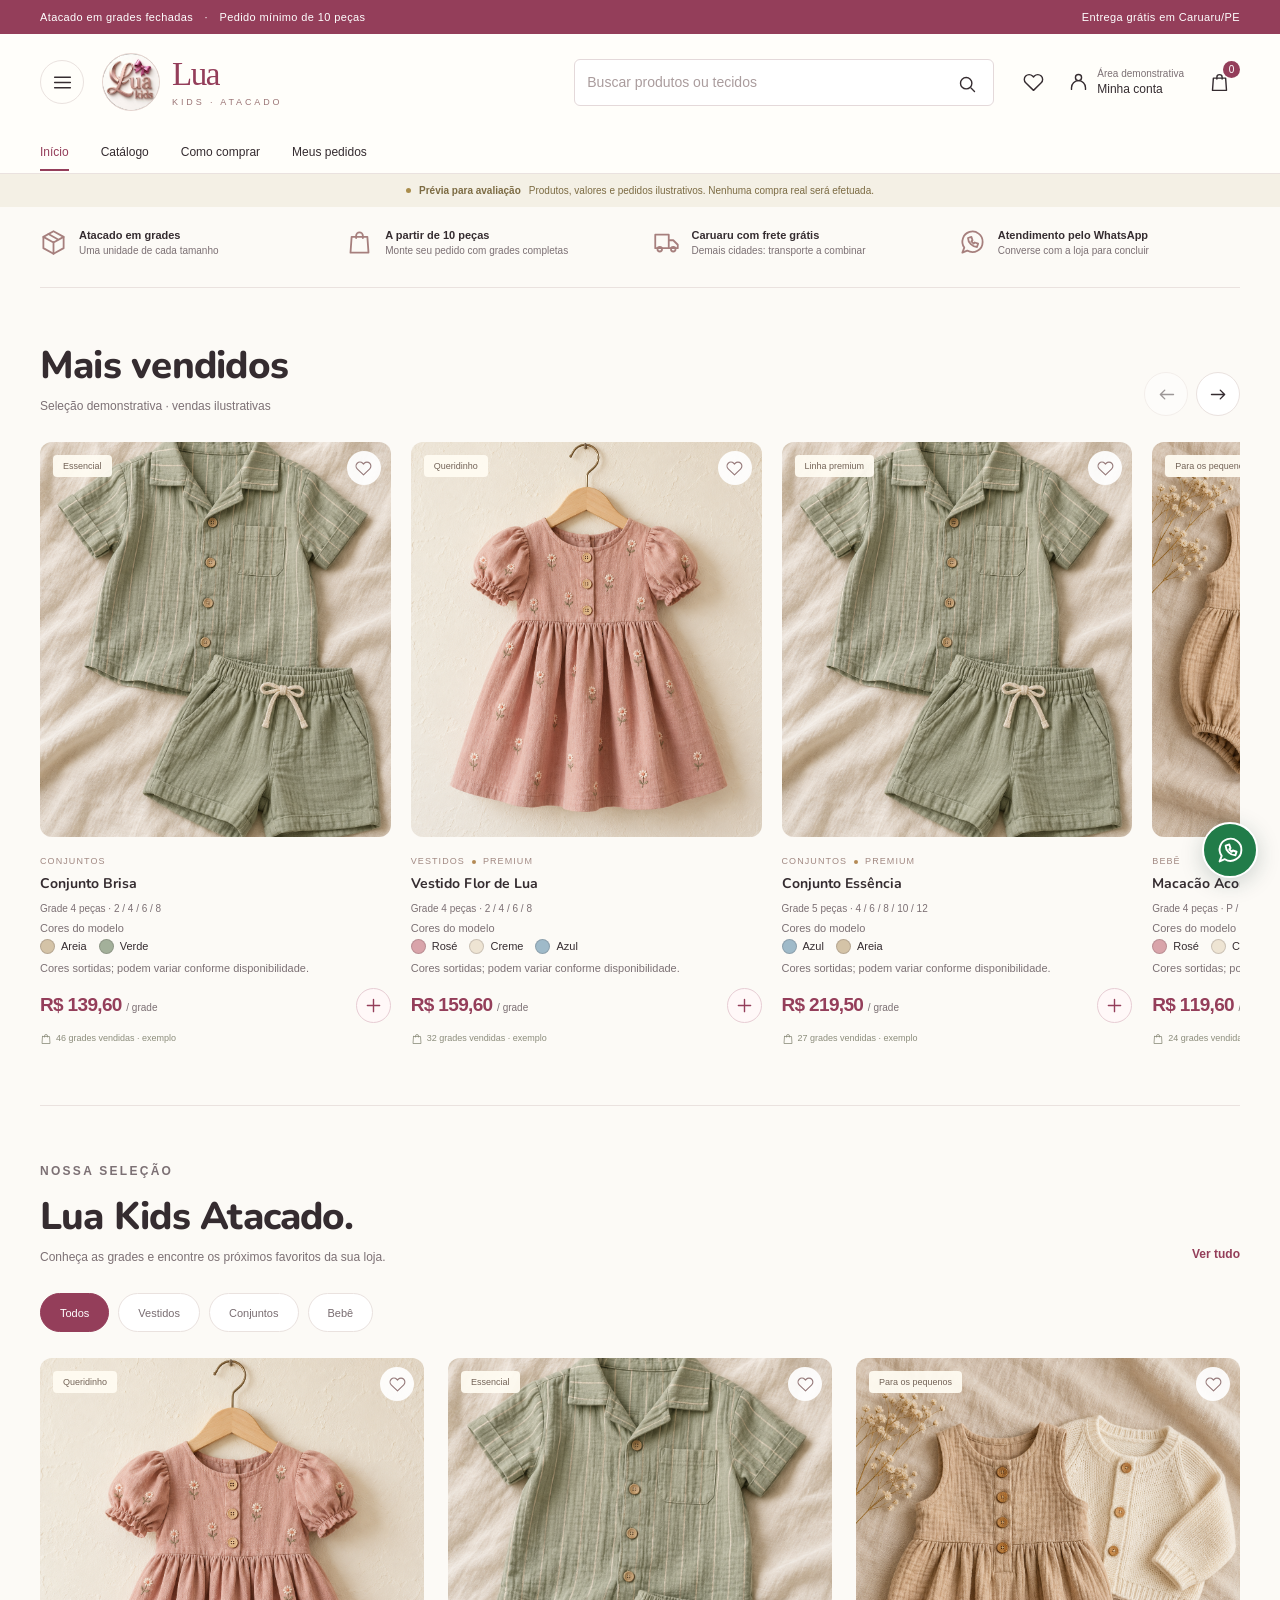
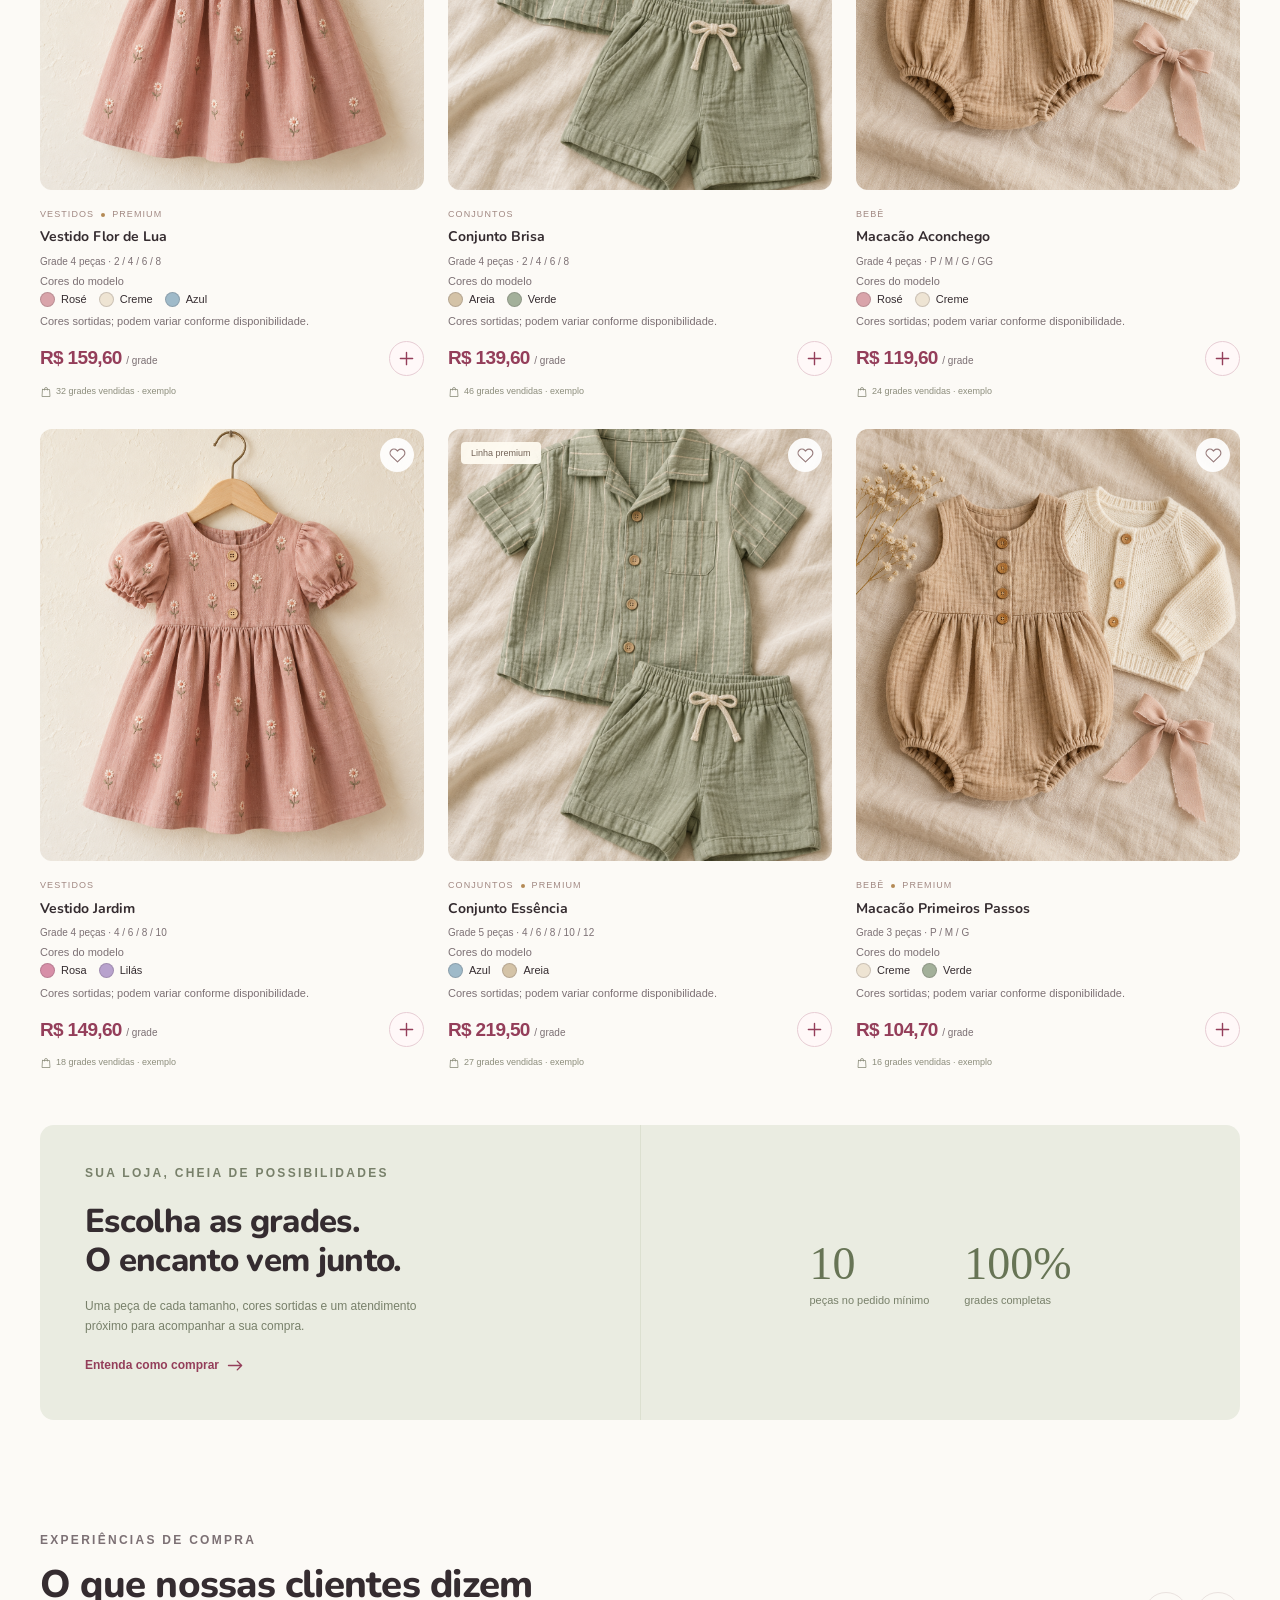
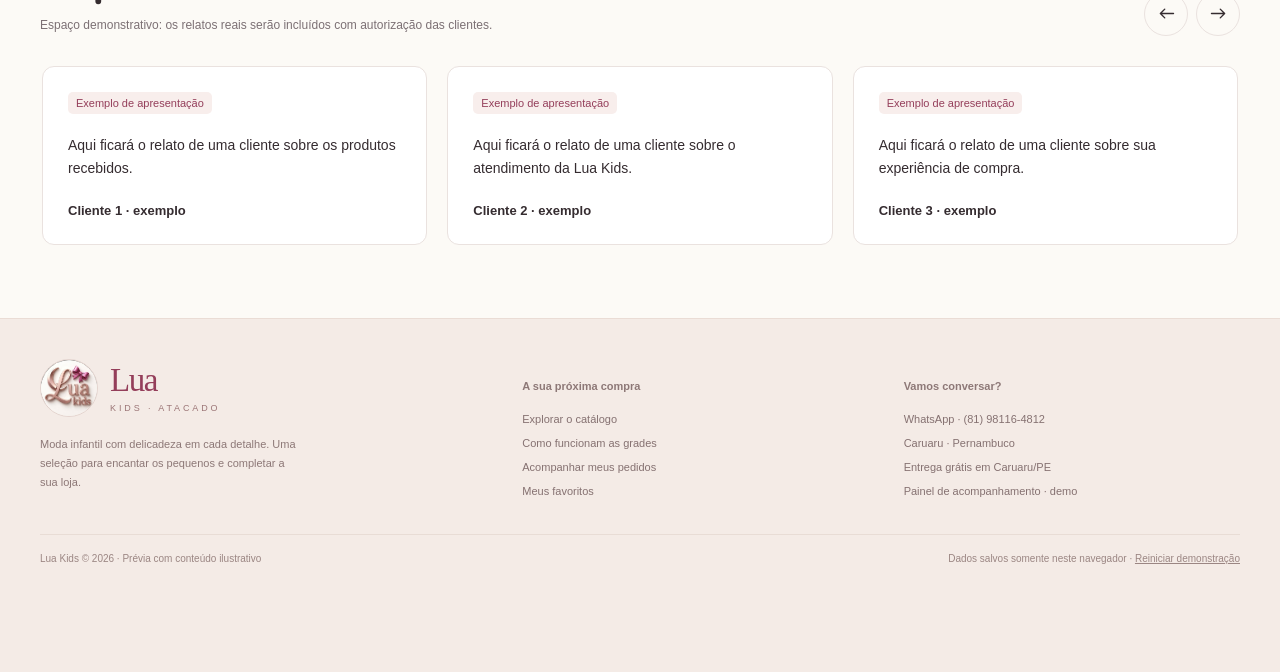
<file: index.html>
<!doctype html>
<html lang="pt-BR">
  <head>
    <meta charset="utf-8" />
    <meta name="viewport" content="width=device-width, initial-scale=1" />
    <meta name="theme-color" content="#943e5a" />
    <meta
      name="description"
      content="Prévia da Lua Kids: moda infantil no atacado, em grades fechadas. Caruaru, Pernambuco."
    />
    <title>Lua Kids · Moda infantil no atacado</title>
    <link rel="icon" type="image/jpeg" href="recursos/imagens/logo-original.jpg" />
    <!-- Antecipa a fonte dos títulos, hospedada junto aos recursos da loja. -->
    <link rel="preload" href="recursos/fontes/nunito-latino.woff2" as="font" type="font/woff2" crossorigin />
    <!-- A ordem preserva a cascata visual da primeira versão. -->
    <link rel="stylesheet" href="estilos/base.css?v=20261028-5" />
    <link rel="stylesheet" href="estilos/estrutura.css?v=20261028-5" />
    <link rel="stylesheet" href="estilos/vitrine.css?v=20261028-9" />
    <link rel="stylesheet" href="estilos/rodape.css?v=20261028-5" />
    <link rel="stylesheet" href="estilos/paginas.css?v=20261028-17" />
    <link rel="stylesheet" href="estilos/responsivo.css?v=20261028-5" />
    <link rel="stylesheet" href="estilos/ajustes-previa.css?v=20261028-18" />
    <!-- defer mantém a ordem: configuração → serviços/componentes → telas → eventos → aplicação. -->
    <!-- Scripts tradicionais permitem continuar abrindo este arquivo diretamente no navegador. -->
    <script defer src="js/configuracao.js?v=20261028-5"></script>
    <script defer src="js/utilitarios.js?v=20261028-5"></script>
    <script defer src="js/dados/demonstracao.js?v=20261028-5"></script>
    <script defer src="js/servicos/armazenamento.js?v=20261028-5"></script>
    <script defer src="js/servicos/contas.js?v=20261028-5"></script>
    <script defer src="js/navegacao.js?v=20261028-5"></script>
    <script defer src="js/componentes/icones.js?v=20261028-5"></script>
    <script defer src="js/componentes/avisos.js?v=20261028-5"></script>
    <script defer src="js/componentes/cores.js?v=20261028-11"></script>
    <script defer src="js/componentes/comuns.js?v=20261028-17"></script>
    <script defer src="js/componentes/dialogos.js?v=20261028-5"></script>
    <script defer src="js/componentes/menu.js?v=20261028-12"></script>
    <script defer src="js/componentes/depoimentos.js?v=20261028-5"></script>
    <script defer src="js/servicos/sacola.js?v=20261028-5"></script>
    <script defer src="js/componentes/estrutura.js?v=20261028-5"></script>
    <script defer src="js/componentes/cartao-produto.js?v=20261028-8"></script>
    <script defer src="js/componentes/mais-vendidos.js?v=20261028-7"></script>
    <script defer src="js/paginas/inicio.js?v=20261028-7"></script>
    <script defer src="js/paginas/catalogo.js?v=20261028-14"></script>
    <script defer src="js/componentes/painel-filtros.js?v=20261028-5"></script>
    <script defer src="js/paginas/produto.js?v=20261028-5"></script>
    <script defer src="js/paginas/sacola.js?v=20261028-11"></script>
    <script defer src="js/servicos/favoritos.js?v=20261028-5"></script>
    <script defer src="js/paginas/favoritos.js?v=20261028-5"></script>
    <script defer src="js/servicos/entrega.js?v=20261028-5"></script>
    <script defer src="js/servicos/pedidos.js?v=20261028-5"></script>
    <script defer src="js/paginas/fechamento.js?v=20261028-18"></script>
    <script defer src="js/servicos/anexos.js?v=20261028-5"></script>
    <script defer src="js/paginas/pedidos.js?v=20261028-17"></script>
    <script defer src="js/paginas/endereco.js?v=20261028-5"></script>
    <script defer src="js/paginas/painel.js?v=20261028-19"></script>
    <script defer src="js/componentes/mensagem-whatsapp.js?v=20261028-5"></script>
    <script defer src="js/paginas/como-comprar.js?v=20261028-5"></script>
    <script defer src="js/eventos.js?v=20261028-19"></script>
    <script defer src="js/aplicacao.js?v=20261028-7"></script>
  </head>
  <body>
    <a class="skip-link" href="#conteudo">Pular para o conteúdo</a>
    <div class="announcement"
      ><span>Atacado em grades fechadas <b>·</b> Pedido mínimo de 10 peças</span
      ><span class="announcement-delivery">Entrega grátis em Caruaru/PE</span></div
    >
    <!-- O componente estrutura.js preenche a marca, a busca e os contadores. -->
    <header class="site-header" id="header"></header>
    <div class="demo-bar"
      ><span class="demo-dot"></span><strong>Prévia para avaliação</strong
      ><span
        >Produtos, valores e pedidos ilustrativos. Nenhuma compra real será efetuada.</span
      ></div
    >
    <!-- aplicacao.js troca somente esta área ao navegar pelas rotas. -->
    <main id="conteudo" tabindex="-1"></main>
    <footer class="site-footer" id="footer"></footer>
    <!-- Diálogos nativos: o navegador controla foco e fechamento pelo teclado. -->
    <dialog id="cart-dialog" class="cart-dialog" aria-labelledby="cart-title"></dialog>
    <dialog id="message-dialog" class="message-dialog" aria-labelledby="message-title"></dialog>
    <dialog
      id="dialogo-aviso"
      class="dialogo-aviso"
      aria-labelledby="titulo-dialogo-aviso"
    ></dialog>
    <dialog id="menu-lateral" class="painel-lateral" aria-labelledby="titulo-menu"></dialog>
    <dialog
      id="painel-filtros"
      class="painel-lateral painel-filtros"
      aria-labelledby="titulo-filtros"
      ><div class="cabecalho-painel"
        ><h2 id="titulo-filtros">Filtrar e ordenar</h2
        ><button class="icon-button" data-action="filtros-fechar" aria-label="Fechar filtros"
          >×</button
        ></div
      ><div class="conteudo-filtros"></div
      ><div class="acoes-filtros"
        ><button class="button secondary" data-action="filtros-limpar">Limpar</button
        ><button class="button" data-action="filtros-aplicar">Aplicar filtros</button></div
      ></dialog
    >
    <a
      id="whatsapp-flutuante"
      class="whatsapp-flutuante"
      aria-label="Falar com a Lua Kids pelo WhatsApp"
      target="_blank"
      rel="noopener noreferrer"
    ></a>
    <div id="toast" class="toast" role="status" aria-live="polite"></div>
    <noscript
      ><p class="container notice"
        >Ative o JavaScript para navegar no catálogo e experimentar o carrinho.</p
      ></noscript
    >
  </body>
</html>
</file>
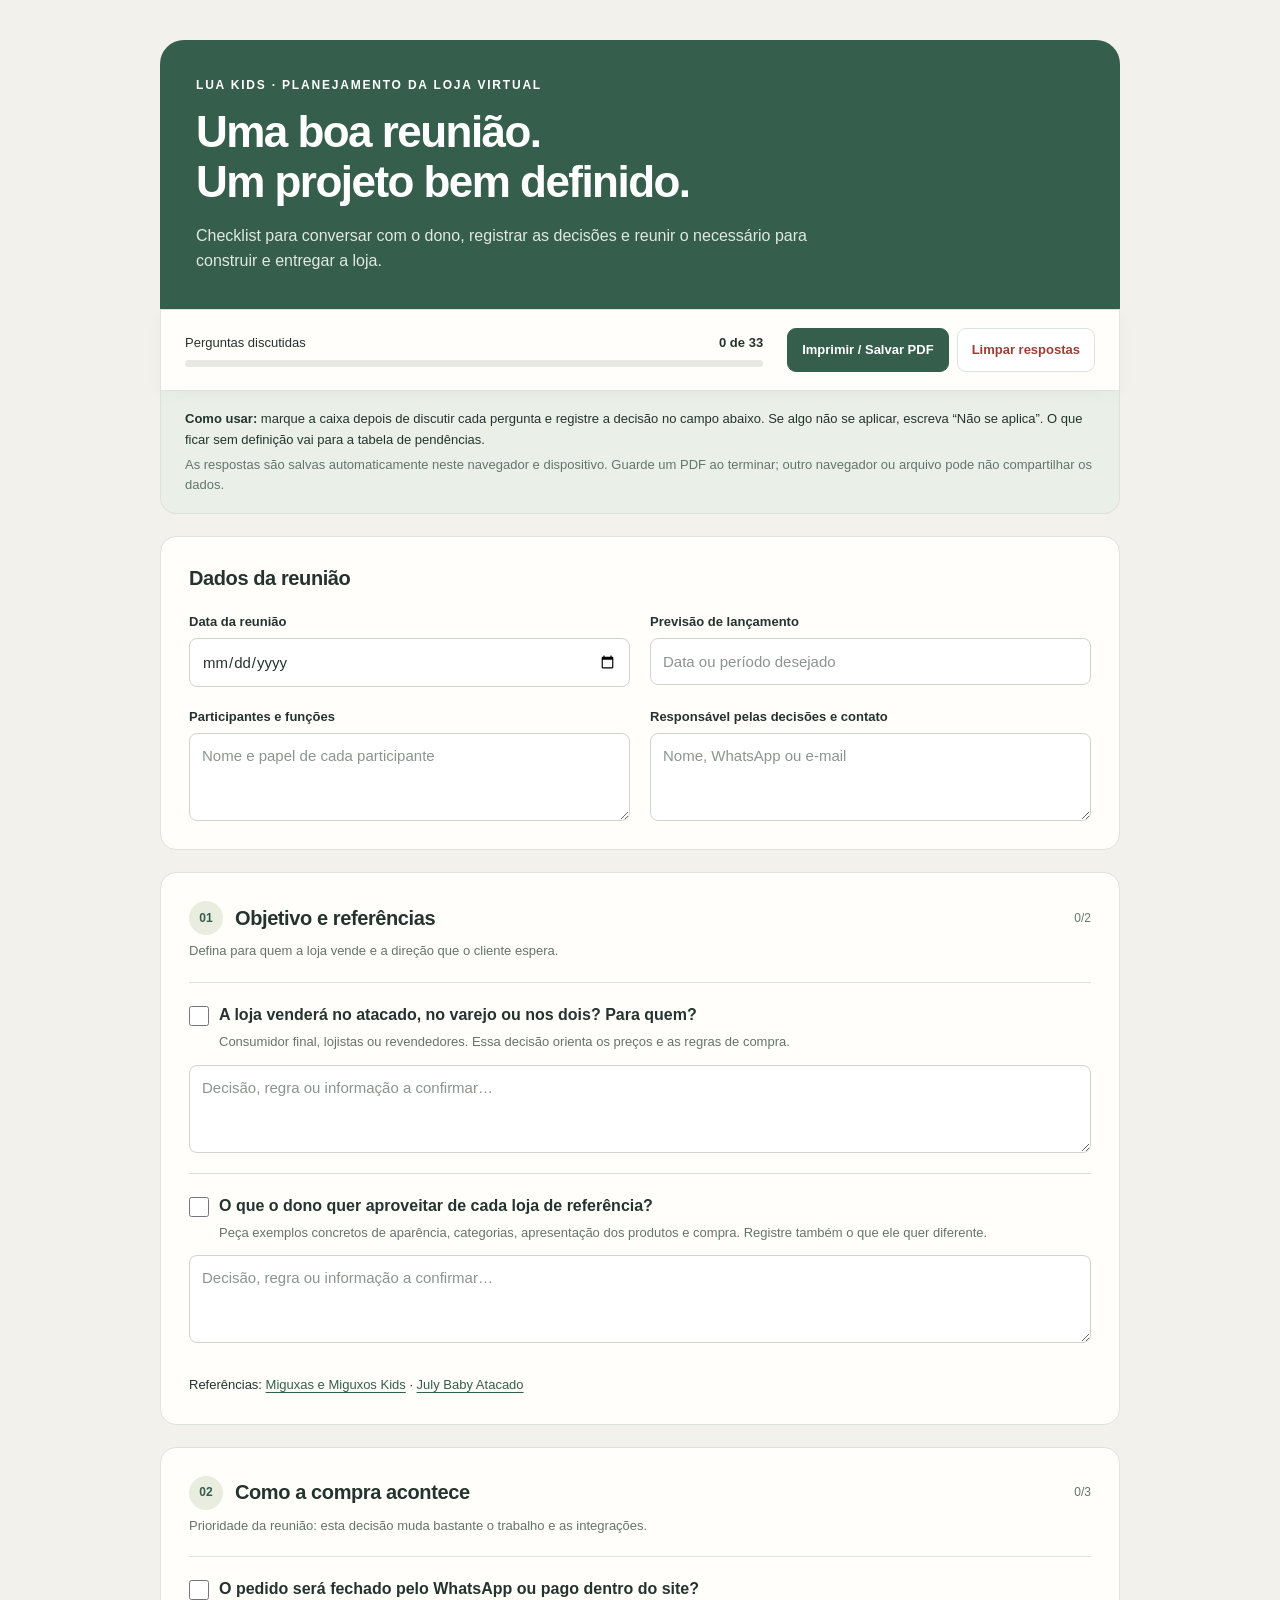
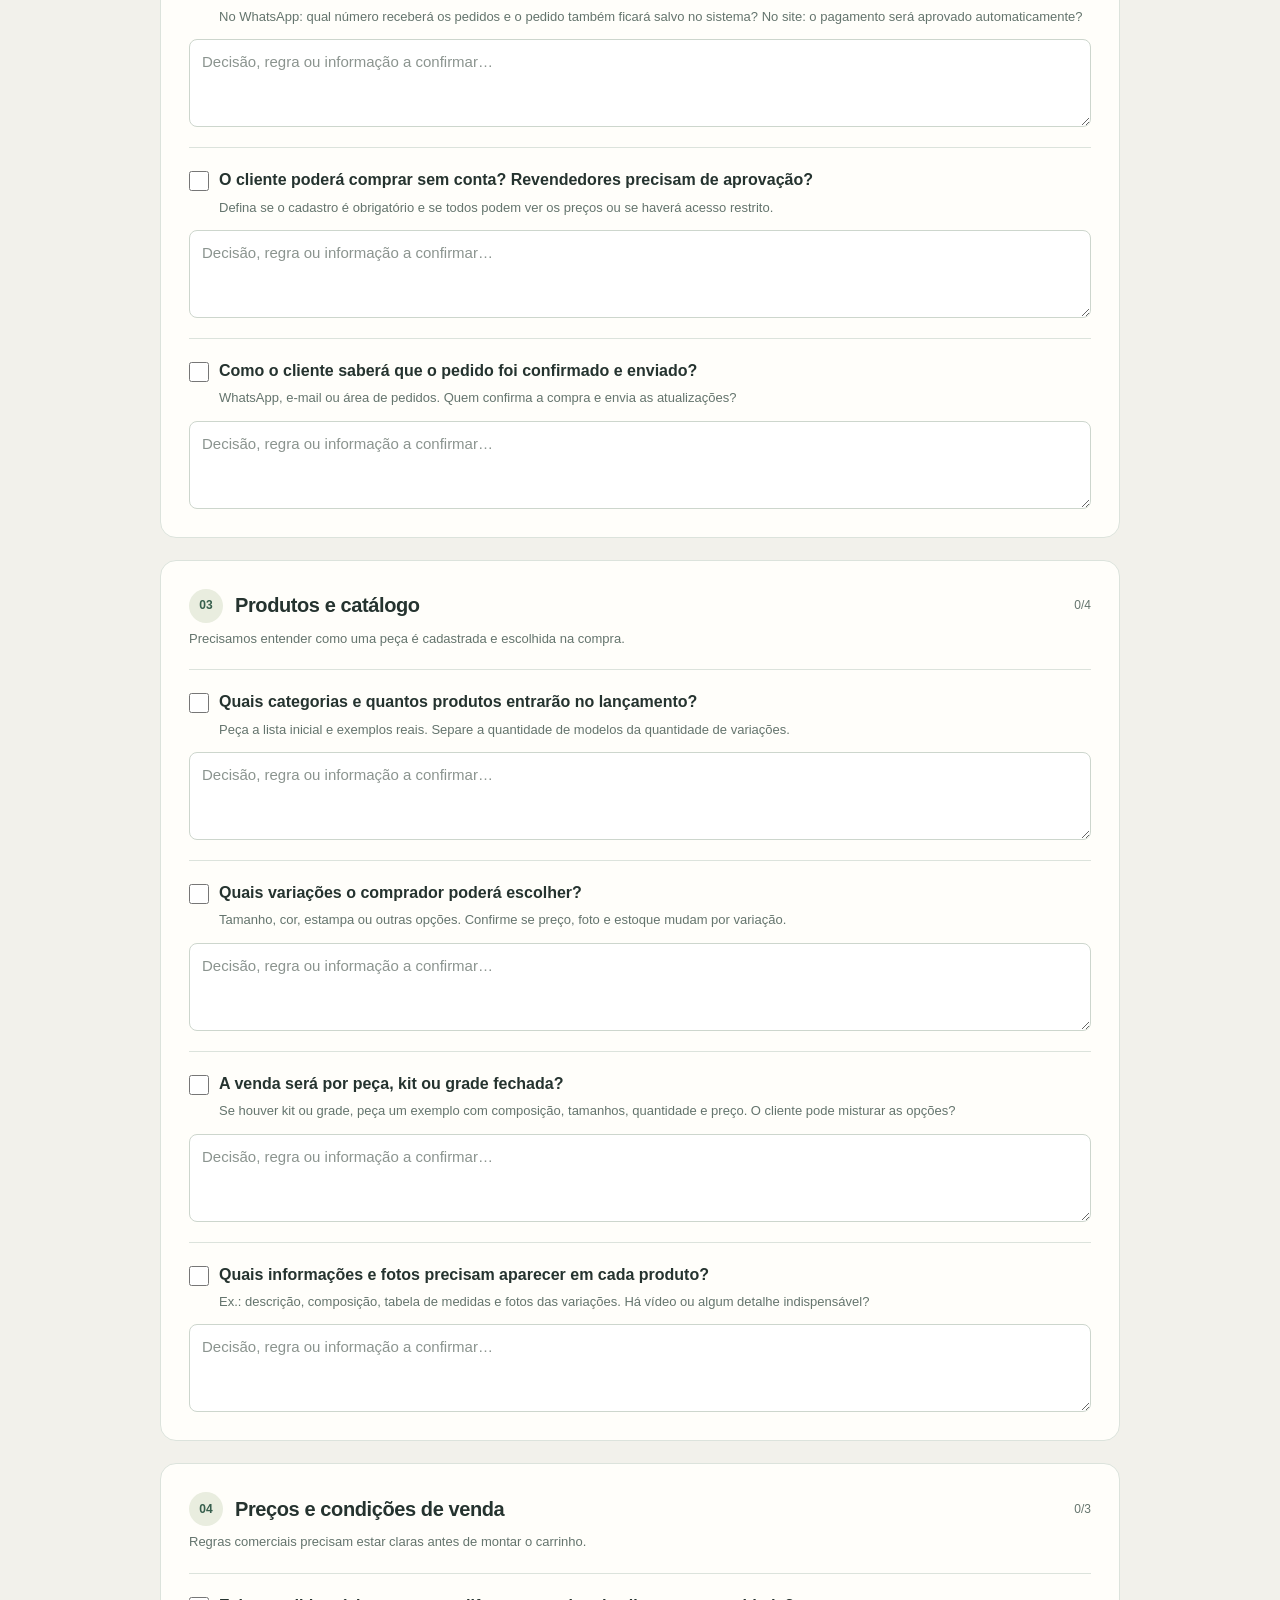
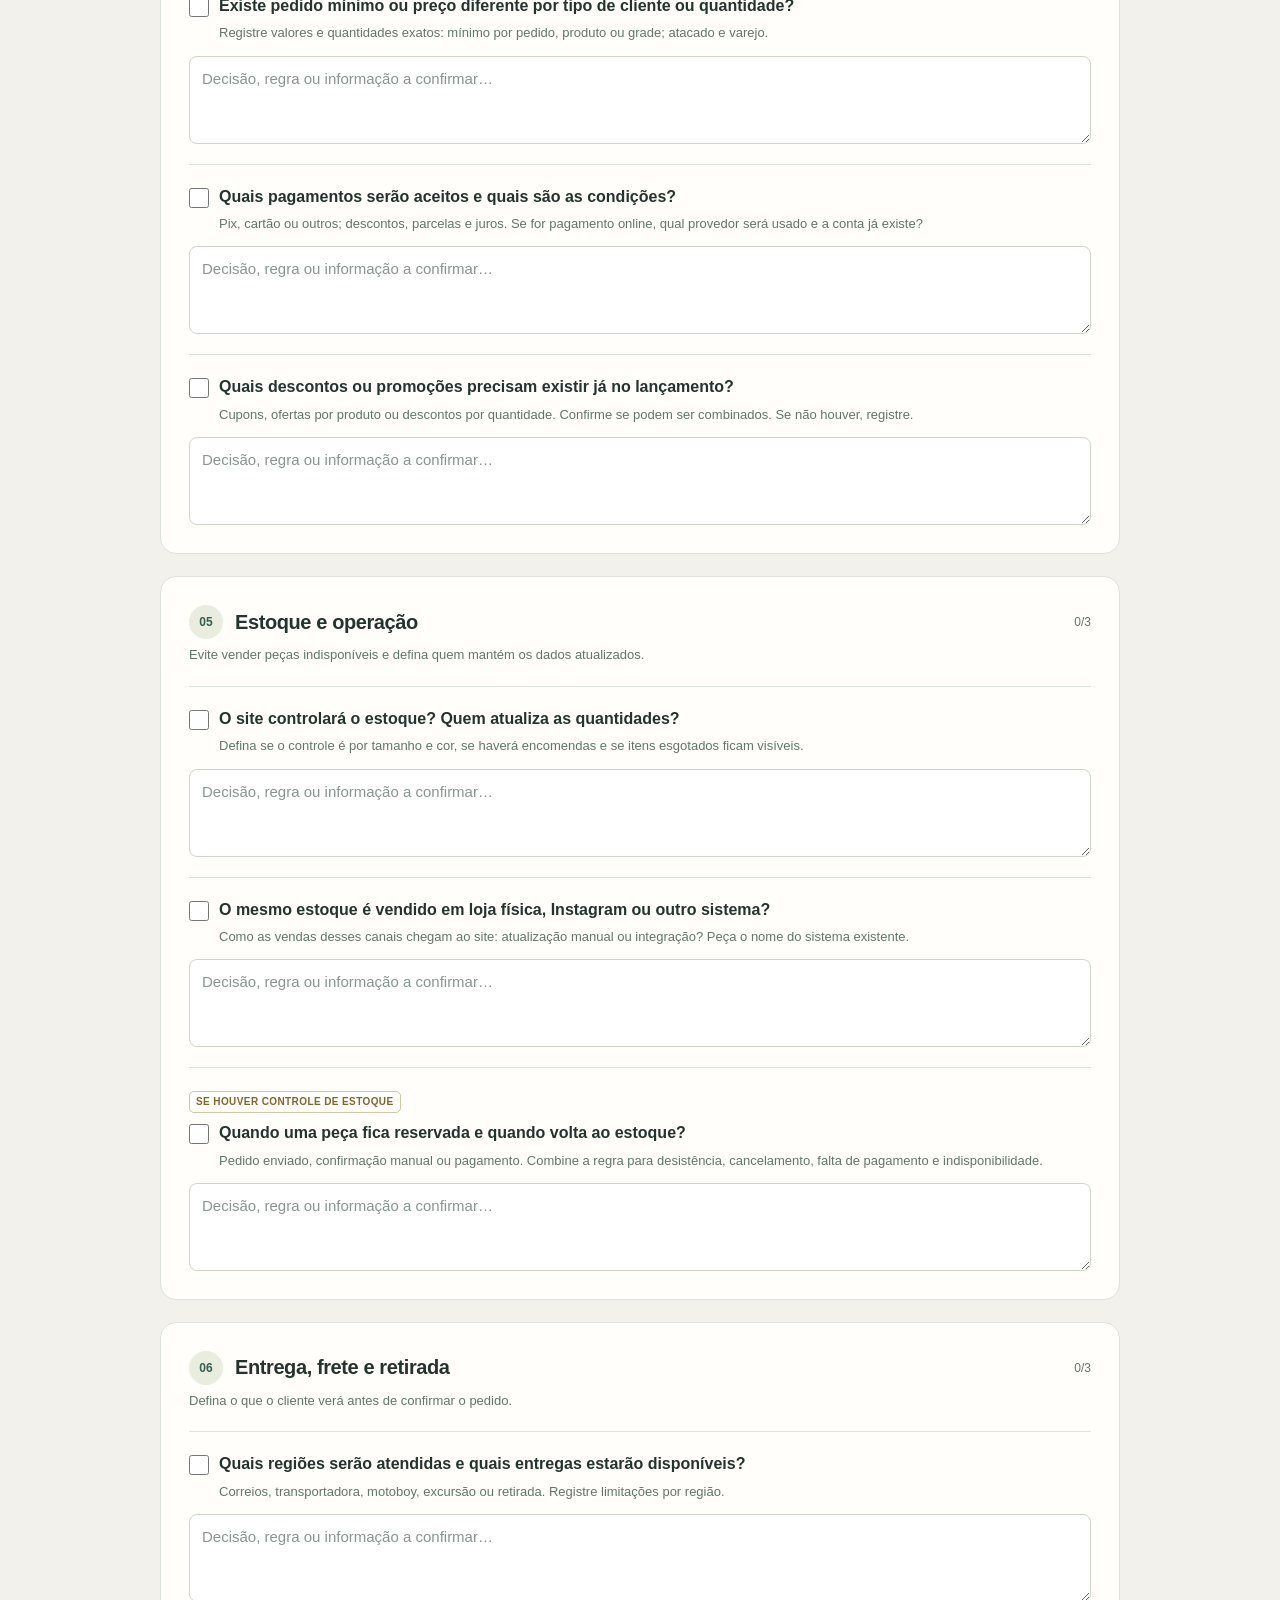
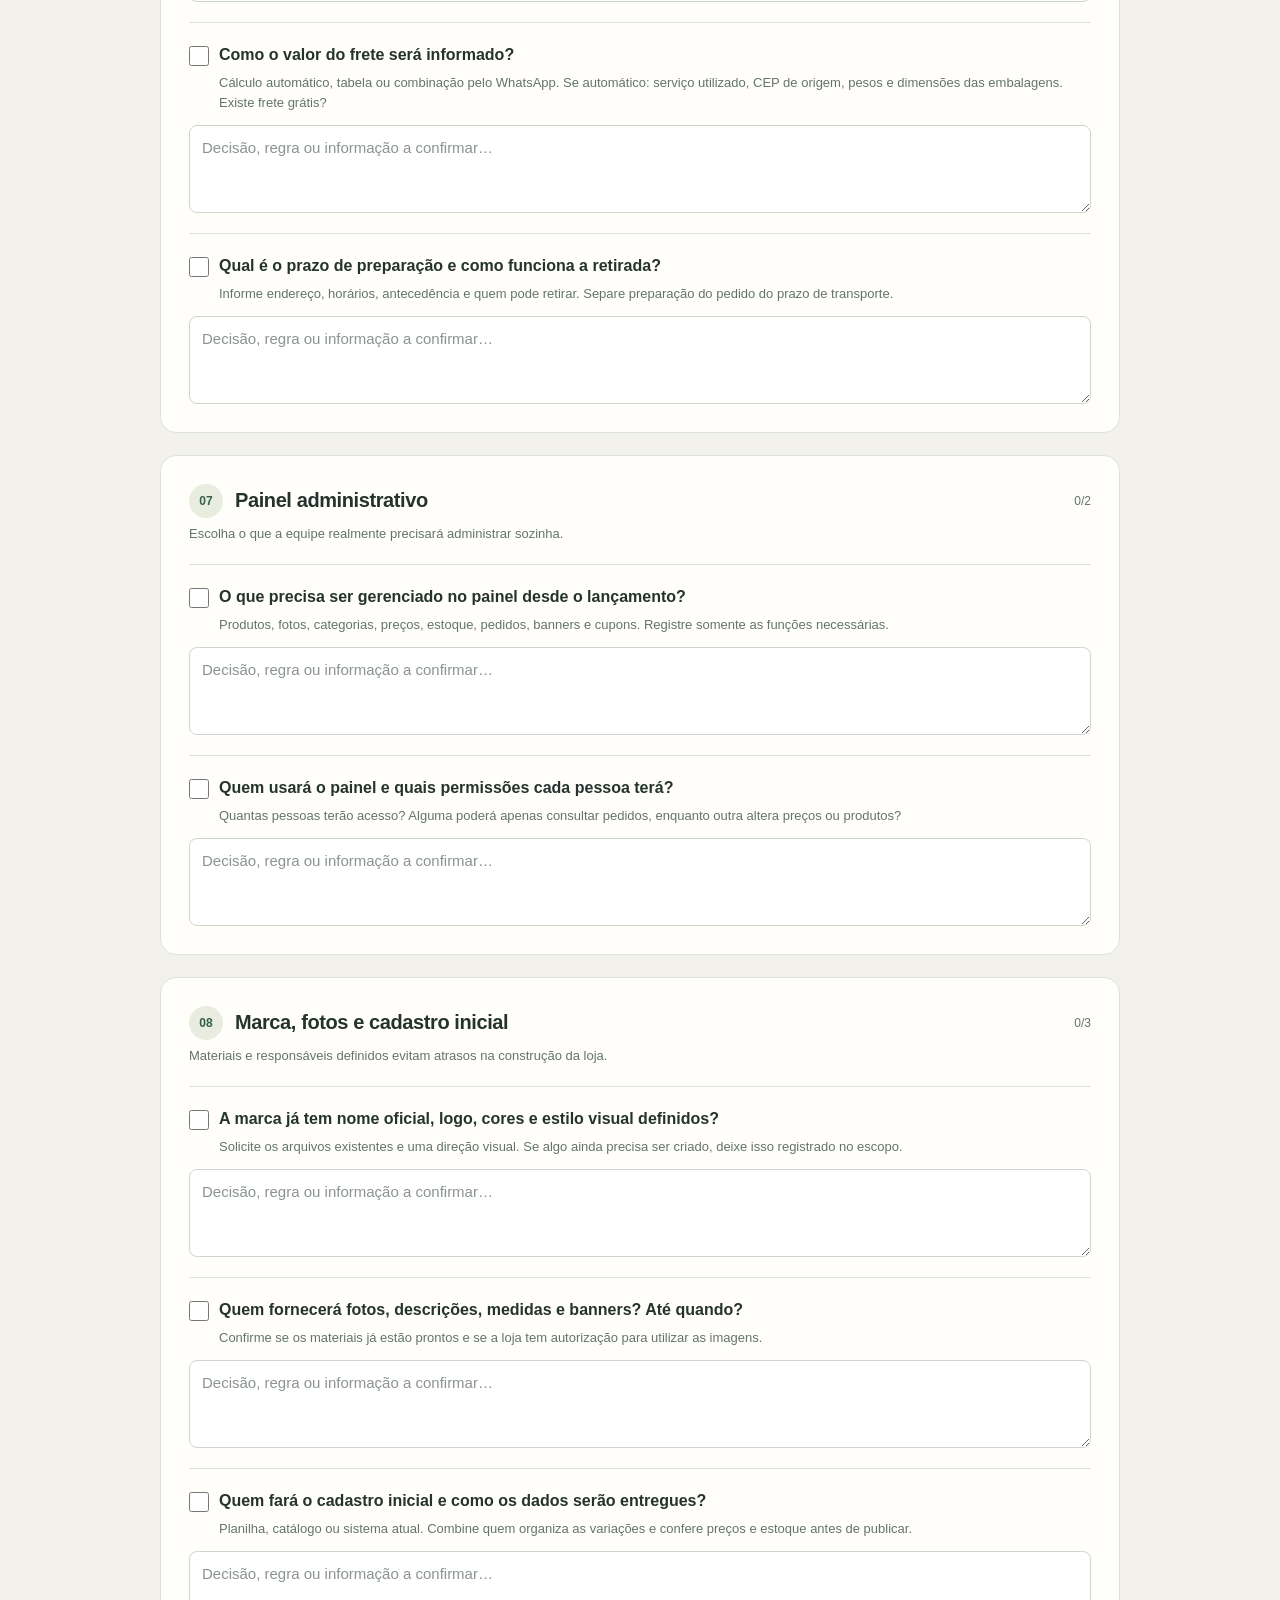
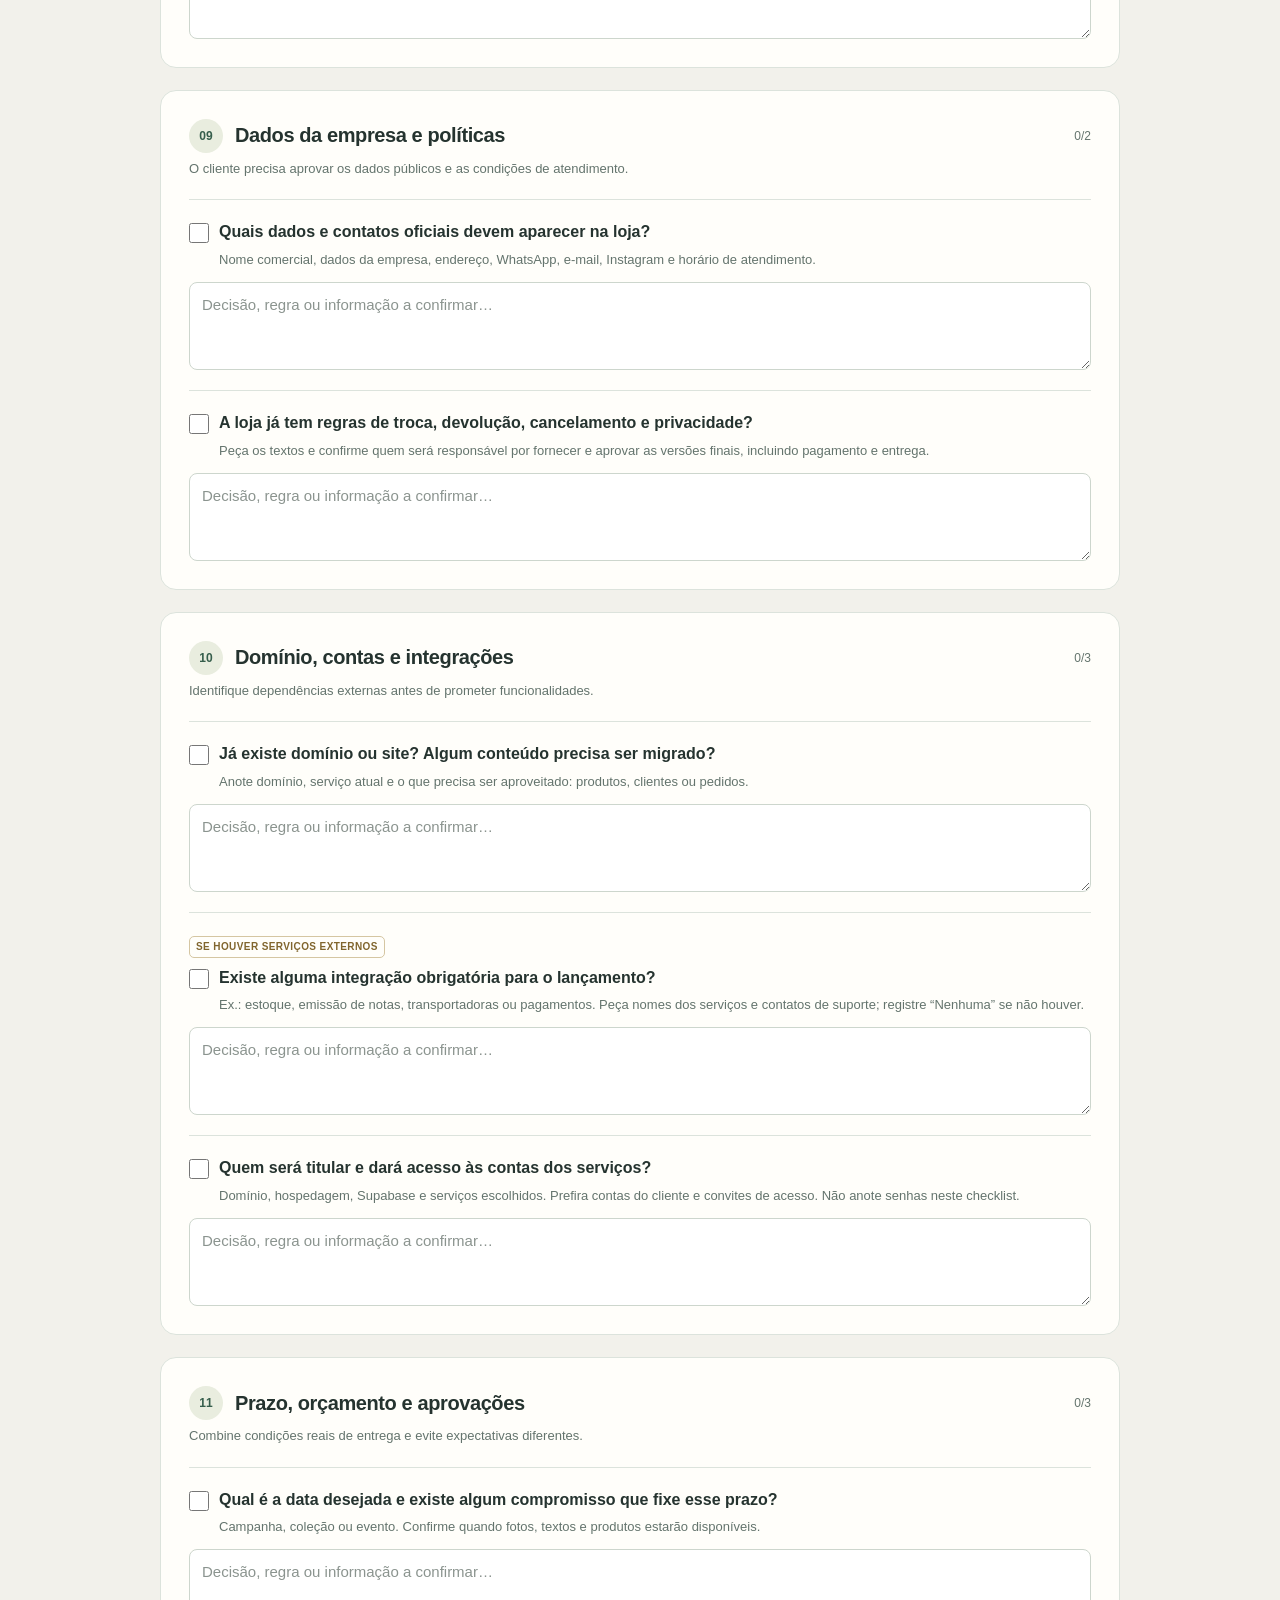
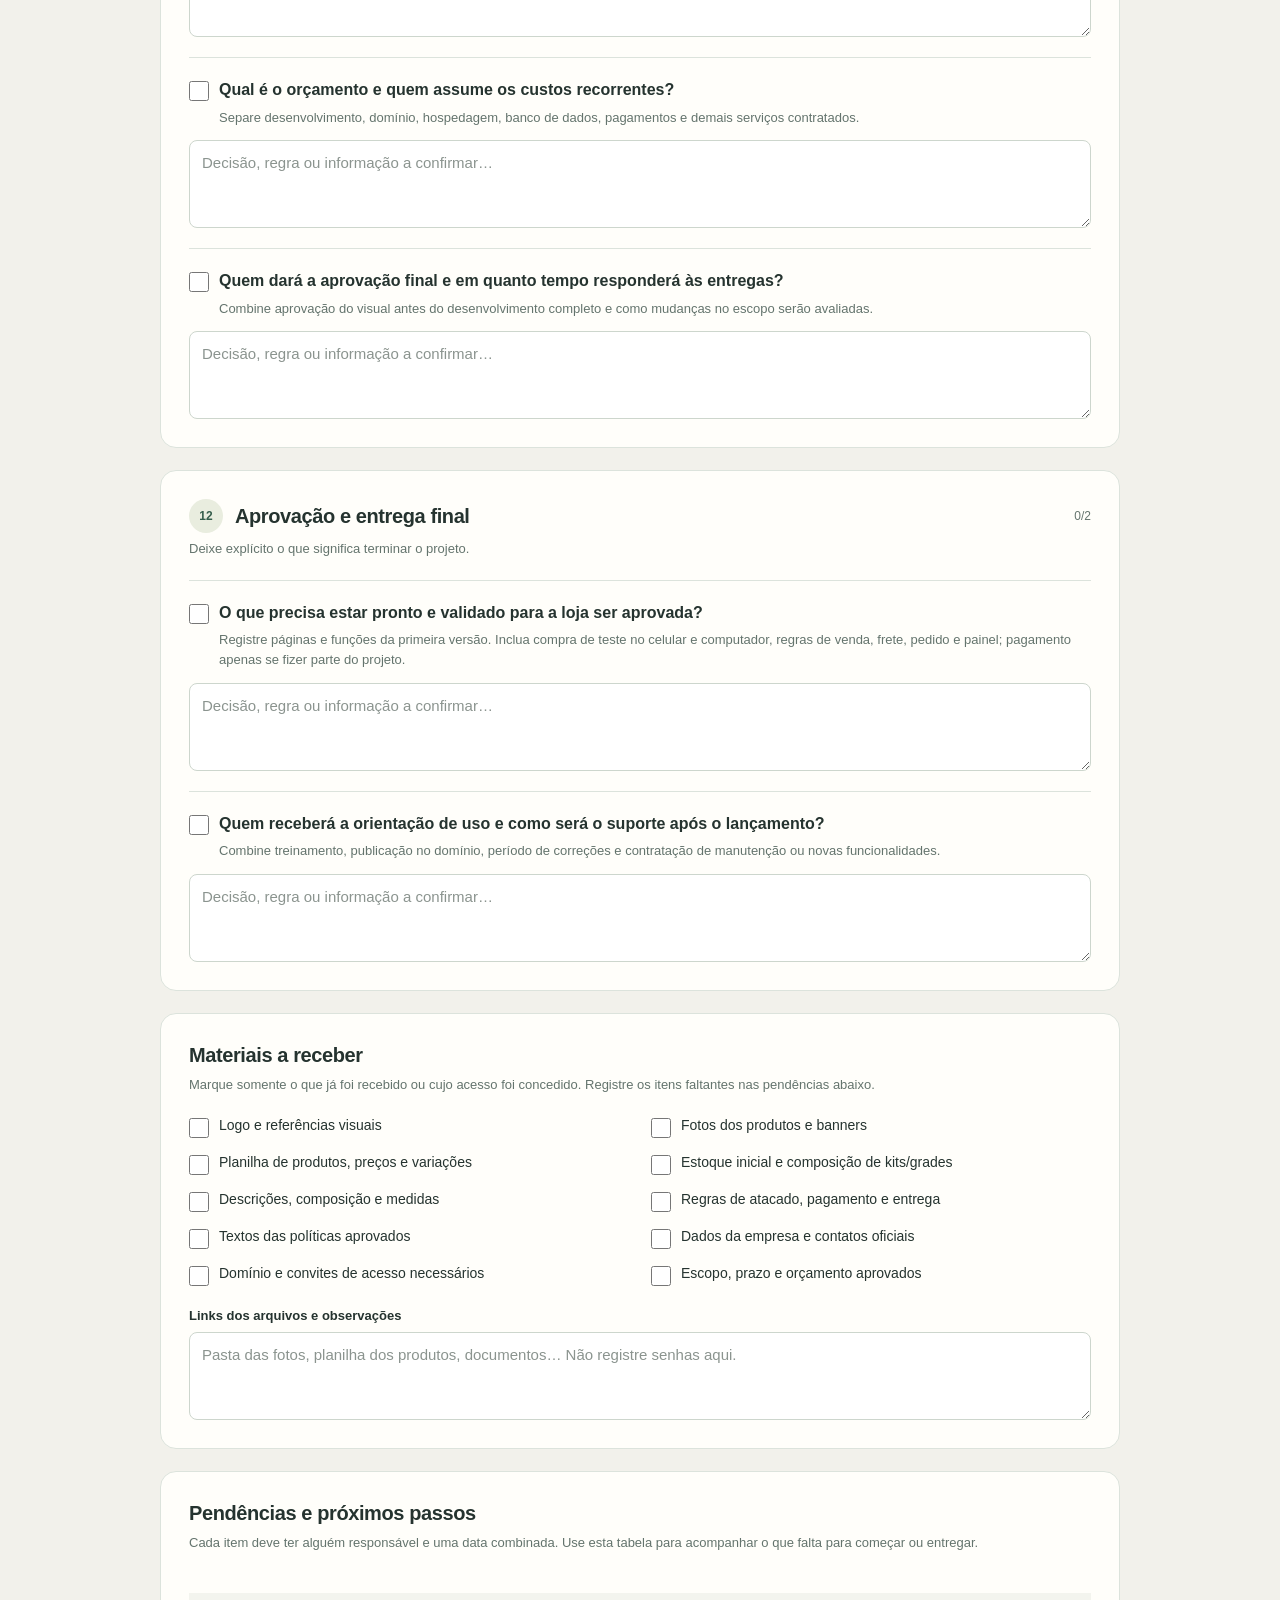
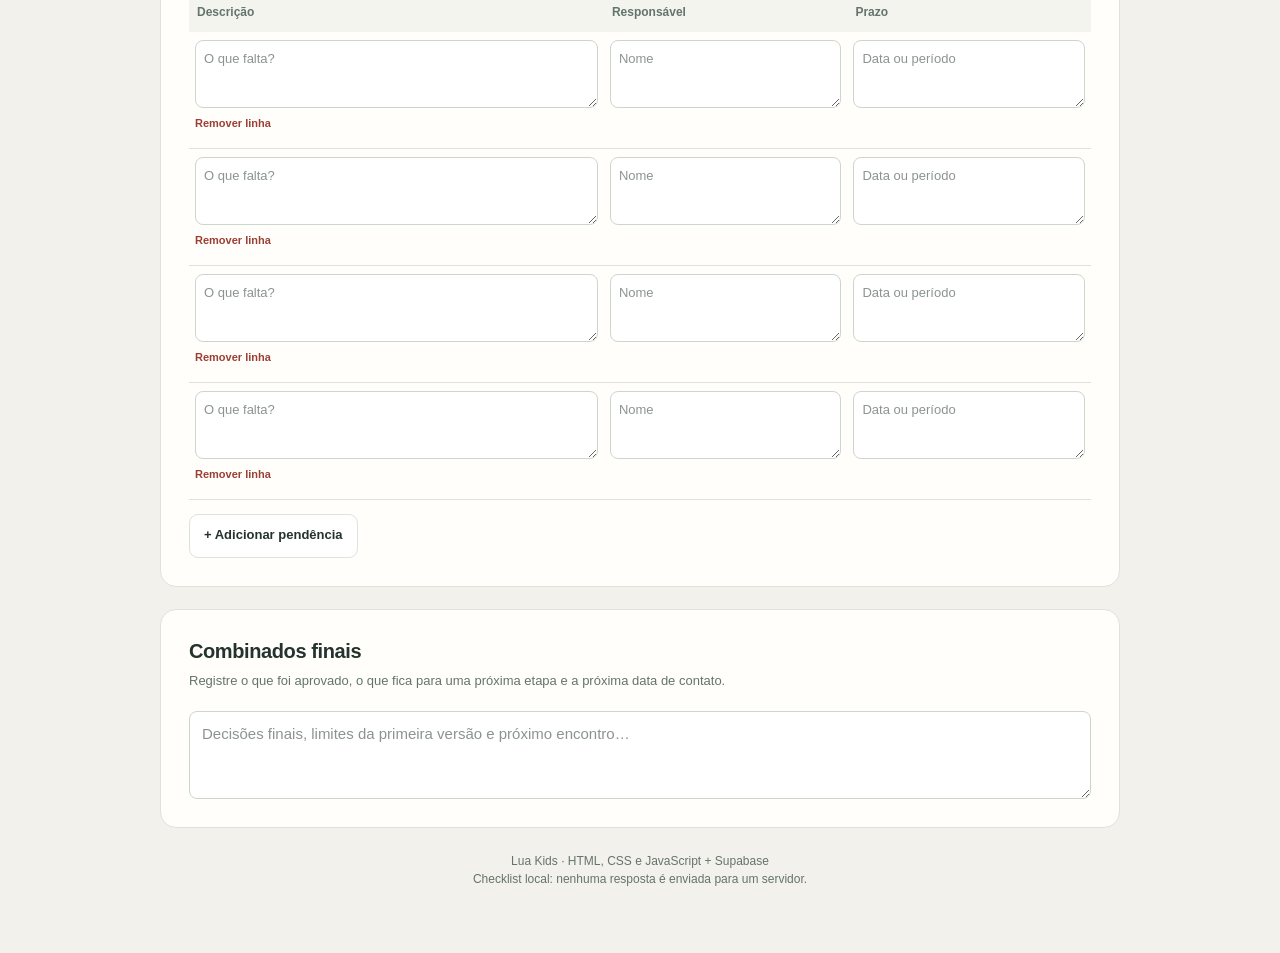
<file: checklist-reuniao.html>
<!DOCTYPE html>
<html lang="pt-BR">
<head>
  <meta charset="UTF-8">
  <meta name="viewport" content="width=device-width, initial-scale=1">
  <meta name="color-scheme" content="light">
  <title>Lua Kids · Checklist de reunião</title>
  <style>
    :root { --ink: #25332f; --muted: #64746d; --green: #365e4c; --line: #dce3dc; --paper: #fffefa; --accent: #e9eddf; }
    * { box-sizing: border-box; }
    body { margin: 0; color: var(--ink); background: #f2f1eb; font-family: "Segoe UI", Arial, sans-serif; line-height: 1.55; }
    button, input, textarea { font: inherit; }
    button, a, input, textarea { -webkit-tap-highlight-color: transparent; }
    :focus-visible { outline: 3px solid #b77839; outline-offset: 3px; }
    .page { width: min(100% - 40px, 960px); margin: 40px auto 64px; }
    .hero { padding: 36px; background: var(--green); color: white; border-radius: 24px 24px 0 0; }
    .eyebrow { margin: 0 0 12px; font-size: 12px; letter-spacing: .15em; text-transform: uppercase; font-weight: 700; }
    h1 { margin: 0; font-size: clamp(30px, 5vw, 44px); line-height: 1.15; letter-spacing: -.035em; }
    .hero p:last-child { max-width: 640px; margin-bottom: 0; color: #e0e9e2; }
    .toolbar { position: sticky; top: 0; z-index: 2; display: flex; align-items: center; gap: 24px; padding: 18px 24px; background: var(--paper); border: 1px solid var(--line); box-shadow: 0 5px 15px #25332f08; }
    .progress-area { flex: 1; min-width: 0; }
    .progress-label { display: flex; flex-wrap: wrap; justify-content: space-between; gap: 4px 12px; margin-bottom: 7px; font-size: 13px; }
    #progress-count { font-weight: 700; }
    progress { display: block; width: 100%; height: 7px; border: 0; border-radius: 10px; overflow: hidden; background: #e7e9e2; accent-color: var(--green); }
    progress::-webkit-progress-bar { background: #e7e9e2; }
    progress::-webkit-progress-value { background: var(--green); border-radius: 10px; }
    progress::-moz-progress-bar { background: var(--green); }
    .actions { display: flex; gap: 8px; flex-wrap: wrap; }
    button { cursor: pointer; border: 1px solid var(--line); border-radius: 9px; background: white; padding: 10px 14px; color: var(--ink); font-size: 13px; font-weight: 600; min-height: 44px; }
    button:hover { background: #eef1e9; }
    .primary { background: var(--green); color: white; border-color: var(--green); }
    .primary:hover { background: #284d3b; }
    .danger { color: #9b3f35; }
    .intro { padding: 18px 24px; border: 1px solid var(--line); border-top: 0; background: #eaf0e8; border-radius: 0 0 16px 16px; font-size: 13px; }
    .intro p { margin: 0; }
    #save-status { display: block; margin-top: 5px; color: var(--muted); }
    .card { margin-top: 22px; padding: 28px; border: 1px solid var(--line); border-radius: 16px; background: var(--paper); }
    h2 { font-size: 20px; margin: 0; line-height: 1.35; letter-spacing: -.02em; }
    .section-heading { display: flex; align-items: center; gap: 12px; margin-bottom: 6px; }
    .number { flex-shrink: 0; display: grid; place-items: center; width: 34px; height: 34px; border-radius: 50%; background: var(--accent); color: var(--green); font-size: 12px; font-weight: 700; }
    .section-note { margin: 6px 0 20px; color: var(--muted); font-size: 13px; }
    .section-count { margin-left: auto; color: var(--muted); white-space: nowrap; font-size: 12px; }
    .metadata { display: grid; grid-template-columns: 1fr 1fr; gap: 20px; margin-top: 20px; }
    .field-label { display: block; margin-bottom: 6px; font-size: 13px; font-weight: 600; }
    input[type="text"], input[type="date"], textarea { display: block; width: 100%; min-width: 0; border: 1px solid #cdd6cd; border-radius: 8px; background: white; padding: 11px 12px; color: var(--ink); font-size: 15px; }
    textarea { min-height: 88px; resize: vertical; overflow-y: hidden; line-height: 1.5; }
    input::placeholder, textarea::placeholder { color: #8b948f; opacity: 1; }
    .question { padding: 20px 0; border-top: 1px solid var(--line); }
    .question:last-child { padding-bottom: 0; }
    .check-label { display: flex; align-items: flex-start; gap: 10px; cursor: pointer; font-weight: 600; }
    input[type="checkbox"] { width: 20px; height: 20px; flex: 0 0 20px; margin: 3px 0 0; accent-color: var(--green); cursor: pointer; }
    .hint { margin: 5px 0 12px 30px; font-size: 13px; color: var(--muted); }
    .question.discussed .check-label { color: var(--green); }
    .conditional { display: inline-block; font-size: 10px; font-weight: 700; letter-spacing: .04em; text-transform: uppercase; border: 1px solid #d5c6a2; color: #80652d; border-radius: 5px; padding: 2px 6px; margin-bottom: 8px; }
    a { color: var(--green); text-underline-offset: 3px; }
    .references { font-size: 13px; margin: 12px 0 0; }
    .materials { display: grid; grid-template-columns: 1fr 1fr; gap: 14px 22px; margin: 20px 0; }
    .materials .check-label { font-weight: 400; font-size: 14px; }
    .table-wrap { overflow-x: auto; }
    table { border-collapse: collapse; width: 100%; margin: 20px 0 14px; table-layout: fixed; }
    th { text-align: left; font-size: 12px; color: var(--muted); background: #f3f4ee; padding: 10px 8px; }
    td { padding: 8px 6px; border-bottom: 1px solid var(--line); vertical-align: top; }
    th:first-child { width: 46%; }
    th:nth-child(2) { width: 27%; }
    th:nth-child(3) { width: 27%; }
    .pending textarea { min-height: 68px; font-size: 13px; padding: 8px; }
    .remove-row { padding: 0; min-height: 32px; font-size: 11px; border: 0; background: transparent; color: #9b3f35; }
    .print-value { display: none; }
    .footer { text-align: center; color: var(--muted); font-size: 12px; padding-top: 24px; }
    noscript p { padding: 24px; border: 2px solid #b77839; background: white; }
    @media (max-width: 640px) {
      .page { width: min(100% - 24px, 960px); margin: 12px auto 32px; }
      .hero { padding: 28px 22px; border-radius: 18px 18px 0 0; }
      .toolbar { padding: 14px; gap: 12px; flex-direction: column; align-items: stretch; }
      .actions { display: grid; grid-template-columns: 1fr 1fr; }
      .actions button { padding: 8px; font-size: 12px; }
      .intro { padding: 14px; }
      .card { padding: 20px 16px; margin-top: 16px; }
      .metadata, .materials { grid-template-columns: 1fr; gap: 16px; }
      h2 { font-size: 18px; }
      .section-heading { gap: 8px; }
      .number { width: 28px; height: 28px; }
      .section-count { font-size: 11px; }
      .check-label { font-size: 15px; }
      .pending table { min-width: 520px; }
    }
    @page { size: A4; margin: 15mm; }
    @media print {
      * { print-color-adjust: exact; -webkit-print-color-adjust: exact; }
      body { background: white; color: #111; font-size: 10pt; }
      .page { width: 100%; margin: 0; }
      .hero { padding: 0 0 14px; color: #111; background: white; border-radius: 0; border-bottom: 2px solid #365e4c; }
      h1 { font-size: 26pt; }
      .hero p:last-child { color: #444; }
      .eyebrow { color: #365e4c; }
      .toolbar, .actions, button, #save-status, .footer, .references { display: none !important; }
      .intro { padding: 10px 0; border: 0; background: white; font-size: 9pt; }
      .card { border: 0; border-radius: 0; padding: 14px 0 0; margin: 12px 0 0; }
      h2 { font-size: 14pt; }
      .section-heading, .section-note { break-after: avoid; }
      .section-count { font-size: 9pt; }
      .number { width: 26px; height: 26px; }
      .section-note, .hint { font-size: 9pt; color: #444; }
      .metadata { grid-template-columns: 1fr 1fr; gap: 12px 20px; }
      .field { break-inside: avoid; }
      input[type="text"], input[type="date"], textarea { display: none !important; }
      input[type="checkbox"] { width: 14px; height: 14px; flex-basis: 14px; margin-top: 3px; appearance: auto; }
      .print-value { display: block; white-space: pre-wrap; overflow-wrap: anywhere; min-height: 24px; border-bottom: 1px solid #ccc; padding: 4px 0; font-size: 10pt; }
      .print-value.empty { min-height: 34px; }
      .question { padding: 12px 0; break-inside: avoid; }
      .check-label { font-size: 10pt; }
      .hint { margin-left: 24px; margin-bottom: 6px; }
      .materials { grid-template-columns: 1fr 1fr; gap: 10px 18px; }
      .materials .check-label { font-size: 9pt; }
      .table-wrap { overflow: visible; }
      .pending table { min-width: 0; }
      table { margin-top: 12px; }
      thead { display: table-header-group; }
      tr { break-inside: avoid; }
      th { font-size: 9pt; }
      td .print-value { font-size: 9pt; border: 0; }
    }
  </style>
</head>
<body>
  <main class="page">
    <header class="hero">
      <p class="eyebrow">Lua Kids · Planejamento da loja virtual</p>
      <h1>Uma boa reunião.<br>Um projeto bem definido.</h1>
      <p>Checklist para conversar com o dono, registrar as decisões e reunir o necessário para construir e entregar a loja.</p>
    </header>
    <div class="toolbar" aria-label="Progresso e ações">
      <div class="progress-area">
        <div class="progress-label"><span>Perguntas discutidas</span><span id="progress-count" aria-live="polite">0 de 33</span></div>
        <progress id="progress" value="0" max="33" aria-label="Perguntas discutidas"></progress>
      </div>
      <div class="actions">
        <button type="button" class="primary" id="print">Imprimir / Salvar PDF</button>
        <button type="button" class="danger" id="clear">Limpar respostas</button>
      </div>
    </div>
    <aside class="intro">
      <p><strong>Como usar:</strong> marque a caixa depois de discutir cada pergunta e registre a decisão no campo abaixo. Se algo não se aplicar, escreva “Não se aplica”. O que ficar sem definição vai para a tabela de pendências.</p>
      <span id="save-status" role="status">As respostas são salvas automaticamente neste navegador e dispositivo. Guarde um PDF ao terminar; outro navegador ou arquivo pode não compartilhar os dados.</span>
    </aside>
    <noscript><p>Ative o JavaScript no navegador para carregar as perguntas e preencher o checklist.</p></noscript>
    <section class="card" aria-labelledby="meeting-title">
      <h2 id="meeting-title">Dados da reunião</h2>
      <div class="metadata">
        <div class="field"><label class="field-label" for="meeting-date">Data da reunião</label><input type="date" id="meeting-date" data-field="meeting-date"></div>
        <div class="field"><label class="field-label" for="launch-date">Previsão de lançamento</label><input type="text" id="launch-date" data-field="launch-date" placeholder="Data ou período desejado"></div>
        <div class="field"><label class="field-label" for="participants">Participantes e funções</label><textarea id="participants" data-field="participants" placeholder="Nome e papel de cada participante"></textarea></div>
        <div class="field"><label class="field-label" for="contact">Responsável pelas decisões e contato</label><textarea id="contact" data-field="contact" placeholder="Nome, WhatsApp ou e-mail"></textarea></div>
      </div>
    </section>
    <div id="sections"></div>
    <section class="card" aria-labelledby="materials-title">
      <h2 id="materials-title">Materiais a receber</h2>
      <p class="section-note">Marque somente o que já foi recebido ou cujo acesso foi concedido. Registre os itens faltantes nas pendências abaixo.</p>
      <div class="materials" id="materials"></div>
      <label class="field-label" for="material-notes">Links dos arquivos e observações</label>
      <textarea id="material-notes" data-field="material-notes" placeholder="Pasta das fotos, planilha dos produtos, documentos… Não registre senhas aqui."></textarea>
    </section>
    <section class="card pending" aria-labelledby="pending-title">
      <h2 id="pending-title">Pendências e próximos passos</h2>
      <p class="section-note">Cada item deve ter alguém responsável e uma data combinada. Use esta tabela para acompanhar o que falta para começar ou entregar.</p>
      <div class="table-wrap"><table aria-label="Pendências da reunião">
        <thead><tr><th scope="col">Descrição</th><th scope="col">Responsável</th><th scope="col">Prazo</th></tr></thead>
        <tbody id="pending-rows"></tbody>
      </table></div>
      <button type="button" id="add-row">+ Adicionar pendência</button>
    </section>
    <section class="card" aria-labelledby="decisions-title">
      <h2 id="decisions-title">Combinados finais</h2>
      <p class="section-note">Registre o que foi aprovado, o que fica para uma próxima etapa e a próxima data de contato.</p>
      <textarea id="final-notes" data-field="final-notes" placeholder="Decisões finais, limites da primeira versão e próximo encontro…"></textarea>
    </section>
    <footer class="footer">Lua Kids · HTML, CSS e JavaScript + Supabase<br>Checklist local: nenhuma resposta é enviada para um servidor.</footer>
  </main>
  <script>
    'use strict';
    const STORAGE_KEY = 'lua-kids:checklist-reuniao:v1';
    const sections = [
      { id: 'objetivo', title: 'Objetivo e referências', note: 'Defina para quem a loja vende e a direção que o cliente espera.', questions: [
        ['publico', 'A loja venderá no atacado, no varejo ou nos dois? Para quem?', 'Consumidor final, lojistas ou revendedores. Essa decisão orienta os preços e as regras de compra.'],
        ['referencias', 'O que o dono quer aproveitar de cada loja de referência?', 'Peça exemplos concretos de aparência, categorias, apresentação dos produtos e compra. Registre também o que ele quer diferente.']
      ]},
      { id: 'compra', title: 'Como a compra acontece', note: 'Prioridade da reunião: esta decisão muda bastante o trabalho e as integrações.', questions: [
        ['finalizacao', 'O pedido será fechado pelo WhatsApp ou pago dentro do site?', 'No WhatsApp: qual número receberá os pedidos e o pedido também ficará salvo no sistema? No site: o pagamento será aprovado automaticamente?'],
        ['cadastro', 'O cliente poderá comprar sem conta? Revendedores precisam de aprovação?', 'Defina se o cadastro é obrigatório e se todos podem ver os preços ou se haverá acesso restrito.'],
        ['acompanhamento', 'Como o cliente saberá que o pedido foi confirmado e enviado?', 'WhatsApp, e-mail ou área de pedidos. Quem confirma a compra e envia as atualizações?']
      ]},
      { id: 'catalogo', title: 'Produtos e catálogo', note: 'Precisamos entender como uma peça é cadastrada e escolhida na compra.', questions: [
        ['produtos', 'Quais categorias e quantos produtos entrarão no lançamento?', 'Peça a lista inicial e exemplos reais. Separe a quantidade de modelos da quantidade de variações.'],
        ['variacoes', 'Quais variações o comprador poderá escolher?', 'Tamanho, cor, estampa ou outras opções. Confirme se preço, foto e estoque mudam por variação.'],
        ['unidade', 'A venda será por peça, kit ou grade fechada?', 'Se houver kit ou grade, peça um exemplo com composição, tamanhos, quantidade e preço. O cliente pode misturar as opções?'],
        ['ficha', 'Quais informações e fotos precisam aparecer em cada produto?', 'Ex.: descrição, composição, tabela de medidas e fotos das variações. Há vídeo ou algum detalhe indispensável?']
      ]},
      { id: 'precos', title: 'Preços e condições de venda', note: 'Regras comerciais precisam estar claras antes de montar o carrinho.', questions: [
        ['minimo', 'Existe pedido mínimo ou preço diferente por tipo de cliente ou quantidade?', 'Registre valores e quantidades exatos: mínimo por pedido, produto ou grade; atacado e varejo.'],
        ['pagamento', 'Quais pagamentos serão aceitos e quais são as condições?', 'Pix, cartão ou outros; descontos, parcelas e juros. Se for pagamento online, qual provedor será usado e a conta já existe?'],
        ['promocoes', 'Quais descontos ou promoções precisam existir já no lançamento?', 'Cupons, ofertas por produto ou descontos por quantidade. Confirme se podem ser combinados. Se não houver, registre.']
      ]},
      { id: 'estoque', title: 'Estoque e operação', note: 'Evite vender peças indisponíveis e defina quem mantém os dados atualizados.', questions: [
        ['controle', 'O site controlará o estoque? Quem atualiza as quantidades?', 'Defina se o controle é por tamanho e cor, se haverá encomendas e se itens esgotados ficam visíveis.'],
        ['canais', 'O mesmo estoque é vendido em loja física, Instagram ou outro sistema?', 'Como as vendas desses canais chegam ao site: atualização manual ou integração? Peça o nome do sistema existente.'],
        ['reserva', 'Quando uma peça fica reservada e quando volta ao estoque?', 'Pedido enviado, confirmação manual ou pagamento. Combine a regra para desistência, cancelamento, falta de pagamento e indisponibilidade.']
      ]},
      { id: 'entrega', title: 'Entrega, frete e retirada', note: 'Defina o que o cliente verá antes de confirmar o pedido.', questions: [
        ['modalidades', 'Quais regiões serão atendidas e quais entregas estarão disponíveis?', 'Correios, transportadora, motoboy, excursão ou retirada. Registre limitações por região.'],
        ['frete', 'Como o valor do frete será informado?', 'Cálculo automático, tabela ou combinação pelo WhatsApp. Se automático: serviço utilizado, CEP de origem, pesos e dimensões das embalagens. Existe frete grátis?'],
        ['prazos', 'Qual é o prazo de preparação e como funciona a retirada?', 'Informe endereço, horários, antecedência e quem pode retirar. Separe preparação do pedido do prazo de transporte.']
      ]},
      { id: 'admin', title: 'Painel administrativo', note: 'Escolha o que a equipe realmente precisará administrar sozinha.', questions: [
        ['funcoes', 'O que precisa ser gerenciado no painel desde o lançamento?', 'Produtos, fotos, categorias, preços, estoque, pedidos, banners e cupons. Registre somente as funções necessárias.'],
        ['acessos', 'Quem usará o painel e quais permissões cada pessoa terá?', 'Quantas pessoas terão acesso? Alguma poderá apenas consultar pedidos, enquanto outra altera preços ou produtos?']
      ]},
      { id: 'marca', title: 'Marca, fotos e cadastro inicial', note: 'Materiais e responsáveis definidos evitam atrasos na construção da loja.', questions: [
        ['identidade', 'A marca já tem nome oficial, logo, cores e estilo visual definidos?', 'Solicite os arquivos existentes e uma direção visual. Se algo ainda precisa ser criado, deixe isso registrado no escopo.'],
        ['conteudo', 'Quem fornecerá fotos, descrições, medidas e banners? Até quando?', 'Confirme se os materiais já estão prontos e se a loja tem autorização para utilizar as imagens.'],
        ['cadastro-inicial', 'Quem fará o cadastro inicial e como os dados serão entregues?', 'Planilha, catálogo ou sistema atual. Combine quem organiza as variações e confere preços e estoque antes de publicar.']
      ]},
      { id: 'empresa', title: 'Dados da empresa e políticas', note: 'O cliente precisa aprovar os dados públicos e as condições de atendimento.', questions: [
        ['dados', 'Quais dados e contatos oficiais devem aparecer na loja?', 'Nome comercial, dados da empresa, endereço, WhatsApp, e-mail, Instagram e horário de atendimento.'],
        ['politicas', 'A loja já tem regras de troca, devolução, cancelamento e privacidade?', 'Peça os textos e confirme quem será responsável por fornecer e aprovar as versões finais, incluindo pagamento e entrega.']
      ]},
      { id: 'contas', title: 'Domínio, contas e integrações', note: 'Identifique dependências externas antes de prometer funcionalidades.', questions: [
        ['dominio', 'Já existe domínio ou site? Algum conteúdo precisa ser migrado?', 'Anote domínio, serviço atual e o que precisa ser aproveitado: produtos, clientes ou pedidos.'],
        ['integracoes', 'Existe alguma integração obrigatória para o lançamento?', 'Ex.: estoque, emissão de notas, transportadoras ou pagamentos. Peça nomes dos serviços e contatos de suporte; registre “Nenhuma” se não houver.'],
        ['titularidade', 'Quem será titular e dará acesso às contas dos serviços?', 'Domínio, hospedagem, Supabase e serviços escolhidos. Prefira contas do cliente e convites de acesso. Não anote senhas neste checklist.']
      ]},
      { id: 'combinados', title: 'Prazo, orçamento e aprovações', note: 'Combine condições reais de entrega e evite expectativas diferentes.', questions: [
        ['prazo', 'Qual é a data desejada e existe algum compromisso que fixe esse prazo?', 'Campanha, coleção ou evento. Confirme quando fotos, textos e produtos estarão disponíveis.'],
        ['orcamento', 'Qual é o orçamento e quem assume os custos recorrentes?', 'Separe desenvolvimento, domínio, hospedagem, banco de dados, pagamentos e demais serviços contratados.'],
        ['aprovacoes', 'Quem dará a aprovação final e em quanto tempo responderá às entregas?', 'Combine aprovação do visual antes do desenvolvimento completo e como mudanças no escopo serão avaliadas.']
      ]},
      { id: 'entrega-final', title: 'Aprovação e entrega final', note: 'Deixe explícito o que significa terminar o projeto.', questions: [
        ['aceite', 'O que precisa estar pronto e validado para a loja ser aprovada?', 'Registre páginas e funções da primeira versão. Inclua compra de teste no celular e computador, regras de venda, frete, pedido e painel; pagamento apenas se fizer parte do projeto.'],
        ['pos-entrega', 'Quem receberá a orientação de uso e como será o suporte após o lançamento?', 'Combine treinamento, publicação no domínio, período de correções e contratação de manutenção ou novas funcionalidades.']
      ]}
    ];
    const materials = [
      ['logo', 'Logo e referências visuais'], ['fotos', 'Fotos dos produtos e banners'],
      ['planilha', 'Planilha de produtos, preços e variações'], ['estoque', 'Estoque inicial e composição de kits/grades'],
      ['medidas', 'Descrições, composição e medidas'], ['regras', 'Regras de atacado, pagamento e entrega'],
      ['politicas', 'Textos das políticas aprovados'], ['empresa', 'Dados da empresa e contatos oficiais'],
      ['acessos', 'Domínio e convites de acesso necessários'], ['escopo', 'Escopo, prazo e orçamento aprovados']
    ];
    const fields = new Map();
    const checks = new Map();
    let saveTimer;
    let storageAvailable = true;
    let lastSave = '';

    function element(tag, className, text) {
      const node = document.createElement(tag);
      if (className) node.className = className;
      if (text !== undefined) node.textContent = text;
      return node;
    }
    function fitTextarea(field) {
      if (field.tagName !== 'TEXTAREA') return;
      field.style.height = 'auto';
      field.style.height = Math.max(68, field.scrollHeight + 2) + 'px';
    }
    function syncField(field) {
      const mirror = field.nextElementSibling;
      let text = field.value;
      if (field.type === 'date' && /^\d{4}-\d{2}-\d{2}$/.test(text)) text = text.split('-').reverse().join('/');
      mirror.textContent = text;
      mirror.classList.toggle('empty', !text.trim());
      fitTextarea(field);
    }
    function registerField(field) {
      const mirror = element('div', 'print-value empty');
      mirror.setAttribute('aria-hidden', 'true');
      field.after(mirror);
      fields.set(field.dataset.field, field);
      syncField(field);
    }
    function checkbox(key, labelText, question = false) {
      const label = element('label', 'check-label');
      const input = document.createElement('input');
      input.type = 'checkbox';
      input.dataset.check = key;
      if (question) input.dataset.question = 'true';
      checks.set(key, input);
      label.append(input, element('span', '', labelText));
      return label;
    }
    function buildSections() {
      const target = document.getElementById('sections');
      sections.forEach((section, index) => {
        const card = element('section', 'card');
        card.dataset.section = section.id;
        card.setAttribute('aria-labelledby', 'title-' + section.id);
        const heading = element('div', 'section-heading');
        const title = element('h2', '', section.title);
        title.id = 'title-' + section.id;
        heading.append(element('span', 'number', String(index + 1).padStart(2, '0')), title, element('span', 'section-count'));
        card.append(heading, element('p', 'section-note', section.note));
        section.questions.forEach(([id, titleText, hint]) => {
          const key = section.id + '-' + id;
          const question = element('div', 'question');
          if (id === 'integracoes' || id === 'reserva') {
            question.append(element('span', 'conditional', id === 'integracoes' ? 'Se houver serviços externos' : 'Se houver controle de estoque'));
          }
          const input = element('textarea');
          input.id = 'answer-' + key;
          input.dataset.field = key;
          input.setAttribute('aria-label', 'Resposta: ' + titleText);
          input.setAttribute('aria-describedby', 'hint-' + key);
          input.placeholder = 'Decisão, regra ou informação a confirmar…';
          const hintNode = element('p', 'hint', hint);
          hintNode.id = 'hint-' + key;
          question.append(checkbox(key, titleText, true), hintNode, input);
          card.append(question);
        });
        if (section.id === 'objetivo') {
          const links = element('p', 'references', 'Referências: ');
          [['Miguxas e Miguxos Kids', 'https://miguxasemiguxoskids.com.br/c/principal'], ['July Baby Atacado', 'https://julybabyatacado.vendizap.com/']].forEach(([name, href], i) => {
            if (i) links.append(document.createTextNode(' · '));
            const link = element('a', '', name);
            link.href = href; link.target = '_blank'; link.rel = 'noopener noreferrer';
            links.append(link);
          });
          card.append(links);
        }
        target.append(card);
      });
      materials.forEach(([id, label]) => document.getElementById('materials').append(checkbox('material-' + id, label)));
      document.querySelectorAll('[data-field]').forEach(registerField);
    }
    function addRow(values = {}) {
      const row = document.createElement('tr');
      ['description', 'owner', 'deadline'].forEach((key, index) => {
        const cell = document.createElement('td');
        const field = document.createElement('textarea');
        field.dataset.pending = key;
        field.placeholder = ['O que falta?', 'Nome', 'Data ou período'][index];
        field.value = typeof values[key] === 'string' ? values[key] : '';
        cell.append(field, element('div', 'print-value'));
        row.append(cell);
        syncField(field);
      });
      const remove = element('button', 'remove-row', 'Remover linha');
      remove.type = 'button';
      remove.addEventListener('click', () => {
        const hasContent = [...row.querySelectorAll('textarea')].some(field => field.value.trim());
        if (hasContent && !window.confirm('Remover esta pendência e seu conteúdo?')) return;
        row.remove();
        if (!document.getElementById('pending-rows').children.length) addRow();
        refreshRowLabels();
        save();
      });
      row.firstElementChild.append(remove);
      document.getElementById('pending-rows').append(row);
      row.querySelectorAll('textarea').forEach(syncField);
      refreshRowLabels();
      return row;
    }
    function refreshRowLabels() {
      document.querySelectorAll('#pending-rows tr').forEach((row, index) => {
        row.querySelectorAll('textarea').forEach((field, col) => field.setAttribute('aria-label', ['Descrição', 'Responsável', 'Prazo'][col] + ' da pendência ' + (index + 1)));
        row.querySelector('button').setAttribute('aria-label', 'Remover pendência ' + (index + 1));
      });
    }
    function updateProgress() {
      const questions = [...checks.values()].filter(input => input.dataset.question);
      const done = questions.filter(input => input.checked).length;
      const progress = document.getElementById('progress');
      progress.max = questions.length; progress.value = done;
      document.getElementById('progress-count').textContent = done + ' de ' + questions.length;
      document.querySelectorAll('[data-section]').forEach(card => {
        const inputs = [...card.querySelectorAll('[data-question]')];
        card.querySelector('.section-count').textContent = inputs.filter(input => input.checked).length + '/' + inputs.length;
        inputs.forEach(input => input.closest('.question').classList.toggle('discussed', input.checked));
      });
    }
    function getState() {
      return {
        version: 1,
        fields: Object.fromEntries([...fields].map(([key, field]) => [key, field.value])),
        checks: Object.fromEntries([...checks].map(([key, input]) => [key, input.checked])),
        pending: [...document.querySelectorAll('#pending-rows tr')].map(row => Object.fromEntries([...row.querySelectorAll('textarea')].map(field => [field.dataset.pending, field.value])))
      };
    }
    function setStatus() {
      document.getElementById('save-status').textContent = storageAvailable
        ? (lastSave ? 'Salvo às ' + lastSave + '. ' : '') + 'Respostas guardadas apenas neste navegador e dispositivo. Salve um PDF ao terminar.'
        : 'O navegador não permitiu salvar as respostas. Mantenha esta página aberta e use “Imprimir / Salvar PDF” para guardar o preenchimento.';
    }
    function save() {
      clearTimeout(saveTimer);
      try {
        localStorage.setItem(STORAGE_KEY, JSON.stringify(getState()));
        storageAvailable = true;
        lastSave = new Date().toLocaleTimeString('pt-BR', { hour: '2-digit', minute: '2-digit' });
      } catch { storageAvailable = false; }
      setStatus();
    }
    function load() {
      let state = null;
      try {
        const raw = localStorage.getItem(STORAGE_KEY);
        if (raw) {
          state = JSON.parse(raw);
          if (!state || state.version !== 1) throw new Error('Formato de dados desconhecido');
        }
      } catch { storageAvailable = false; setStatus(); }
      if (state && state.version === 1) {
        fields.forEach((field, key) => { if (typeof state.fields?.[key] === 'string') field.value = state.fields[key]; });
        checks.forEach((input, key) => { input.checked = state.checks?.[key] === true; });
        if (Array.isArray(state.pending)) state.pending.forEach(values => addRow(values && typeof values === 'object' ? values : {}));
      }
      if (!document.getElementById('pending-rows').children.length) for (let i = 0; i < 4; i++) addRow();
      fields.forEach(syncField);
      updateProgress();
    }
    function preparePrint() {
      document.querySelectorAll('[data-field], [data-pending]').forEach(syncField);
      save();
    }
    buildSections();
    load();
    document.addEventListener('input', event => {
      if (!event.target.matches('[data-field], [data-pending]')) return;
      syncField(event.target);
      clearTimeout(saveTimer);
      saveTimer = setTimeout(save, 250);
    });
    document.addEventListener('change', event => {
      if (event.target.matches('[data-check]')) { updateProgress(); save(); }
      else if (event.target.matches('[data-field], [data-pending]')) { syncField(event.target); save(); }
    });
    document.getElementById('add-row').addEventListener('click', () => {
      const row = addRow();
      row.querySelector('textarea').focus();
      save();
    });
    document.getElementById('print').addEventListener('click', () => { preparePrint(); window.print(); });
    document.getElementById('clear').addEventListener('click', () => {
      if (!window.confirm('Limpar todas as respostas, marcações e pendências desta reunião? Esta ação não pode ser desfeita.')) return;
      fields.forEach(field => { field.value = ''; syncField(field); });
      checks.forEach(input => { input.checked = false; });
      document.getElementById('pending-rows').replaceChildren();
      for (let i = 0; i < 4; i++) addRow();
      updateProgress();
      save();
    });
    window.addEventListener('beforeprint', preparePrint);
    window.addEventListener('pagehide', save);
    document.addEventListener('visibilitychange', () => { if (document.visibilityState === 'hidden') save(); });
    let resizeTimer;
    window.addEventListener('resize', () => {
      clearTimeout(resizeTimer);
      resizeTimer = setTimeout(() => document.querySelectorAll('textarea').forEach(fitTextarea), 100);
    });
  </script>
</body>
</html>
</file>
<file: estilos/estrutura.css>
/* Faixa de atacado, cabeçalho fixo, busca, navegação e aviso de demonstração. */
.announcement {
  min-height: 34px;
  background: var(--rose);
  color: white;
  display: flex;
  justify-content: space-between;
  align-items: center;
  padding: 7px max(40px, calc((100% - 1240px) / 2));
  font-size: 11px;
  letter-spacing: 0.035em;
  gap: 12px;
}
.announcement b {
  padding: 0 8px;
  font-weight: 400;
}
.site-header {
  background: #fffefa;
  position: sticky;
  top: 0;
  z-index: 5;
  border-bottom: 1px solid var(--line);
}
.header-main {
  display: flex;
  align-items: center;
  gap: 30px;
  min-height: 96px;
}
.brand {
  display: flex;
  align-items: center;
  gap: 12px;
  flex-shrink: 0;
}
.brand-seal {
  position: relative;
  width: 58px;
  height: 58px;
  border-radius: 50%;
  overflow: hidden;
  border: 1px solid #e4d4cf;
  background: #faf5ef;
}
.brand-seal img {
  position: absolute;
  width: 153%;
  max-width: none;
  left: 50%;
  top: 50%;
  transform: translate(-50%, -50%);
}
.brand-name {
  font-family: Georgia, serif;
  font-size: 33px;
  color: var(--rose);
  letter-spacing: -0.045em;
  line-height: 1;
}
.brand-name small {
  display: block;
  font:
    9px "Segoe UI",
    Arial,
    sans-serif;
  letter-spacing: 0.32em;
  text-transform: uppercase;
  color: #9b7576;
  margin-top: 6px;
}
.header-search {
  position: relative;
  max-width: 420px;
  flex: 1;
  margin-left: auto;
}
.header-search input {
  width: 100%;
  border: 1px solid var(--line);
  background: #faf8f5;
  border-radius: 50px;
  padding: 13px 45px 13px 19px;
  font-size: 13px;
}
.header-search button {
  position: absolute;
  right: 6px;
  top: 4px;
}
.header-actions {
  display: flex;
  gap: 14px;
  align-items: center;
}
.icon-button {
  display: inline-flex;
  align-items: center;
  justify-content: center;
  min-width: 42px;
  min-height: 44px;
  border: 0;
  background: transparent;
  border-radius: 50%;
  position: relative;
  color: var(--ink);
  gap: 8px;
}
.icon-button:hover {
  background: var(--blush);
  color: var(--rose);
}
.header-account {
  display: flex;
  align-items: center;
  gap: 8px;
  font-size: 12px;
  line-height: 1.4;
}
.header-account small {
  color: var(--muted);
  display: block;
  font-size: 10px;
}
.count-badge {
  position: absolute;
  right: 0;
  top: 1px;
  min-width: 17px;
  height: 17px;
  padding: 0 4px;
  border-radius: 20px;
  background: var(--rose);
  color: white;
  font-size: 10px;
  display: grid;
  place-items: center;
}
.header-nav {
  display: flex;
  align-items: center;
  gap: 32px;
  min-height: 43px;
  font-size: 12px;
}
.header-nav a {
  padding: 12px 0;
  white-space: nowrap;
}
.header-nav a:hover,
.header-nav .active {
  color: var(--rose);
}
.header-nav a.active {
  box-shadow: inset 0 -2px var(--rose);
}
.header-nav .admin-link {
  margin-left: auto;
  display: flex;
  gap: 6px;
  align-items: center;
  font-size: 11px;
  color: var(--muted);
}
.demo-bar {
  display: flex;
  align-items: center;
  justify-content: center;
  gap: 8px;
  background: #f4f0e5;
  color: #7c6b43;
  padding: 9px 20px;
  font-size: 10px;
  line-height: 1.5;
}
.demo-dot {
  width: 5px;
  height: 5px;
  background: #aa8d4c;
  border-radius: 50%;
  flex-shrink: 0;
}
.demo-bar strong {
  font-weight: 600;
  white-space: nowrap;
}
main {
  min-height: 50vh;
}
main:focus {
  outline: none;
}
</file>
<file: estilos/vitrine.css>
/* Vitrine inicial, botões compartilhados, benefícios, cartões e seleção de categorias. */
.eyebrow {
  font-size: 10px;
  letter-spacing: 0.19em;
  text-transform: uppercase;
  font-weight: 600;
  color: var(--rose);
  margin-bottom: 18px;
}
/* Botões compartilhados entre vitrine, pedidos e diálogos. */
.button {
  display: inline-flex;
  justify-content: center;
  align-items: center;
  gap: 9px;
  min-height: 46px;
  padding: 13px 23px;
  border: 1px solid transparent;
  border-radius: 7px;
  background: var(--rose);
  color: white;
  font-size: 12px;
  font-weight: 600;
  line-height: 1.4;
  text-align: center;
  transition:
    background 0.18s,
    transform 0.18s;
}
.button:hover {
  background: var(--rose-dark);
  transform: translateY(-1px);
}
.button .icon {
  width: 17px;
  height: 17px;
}
.button.secondary {
  background: white;
  border-color: var(--line);
  color: var(--ink);
}
.button.secondary:hover {
  background: var(--blush);
}
.button.ghost {
  background: transparent;
  border-color: #d7b9bf;
  color: var(--rose);
}
.button.small {
  min-height: 38px;
  padding: 9px 14px;
  font-size: 11px;
}
.button.full {
  width: 100%;
}
.button.danger {
  color: #a14337;
  border-color: #edc8c4;
  background: #fff8f7;
}
.text-link {
  font-size: 12px;
  color: var(--rose);
  display: inline-flex;
  align-items: center;
  gap: 6px;
  border: 0;
  background: none;
  padding: 6px 0;
  font-weight: 600;
}
.text-link:hover {
  text-decoration: underline;
  text-underline-offset: 4px;
}
.perks {
  display: grid;
  grid-template-columns: repeat(4, 1fr);
  padding: 22px 0 31px;
  gap: 25px;
  border-bottom: 1px solid var(--line);
}
.perk {
  display: flex;
  align-items: center;
  gap: 12px;
  font-size: 11px;
}
.perk > .icon {
  color: #a67f7d;
  width: 27px;
  height: 27px;
}
.perk strong {
  display: block;
  font-weight: 600;
  margin-bottom: 4px;
}
.perk span {
  display: block;
  color: var(--muted);
  font-size: 10px;
}
.section {
  padding-block: 55px;
}
.section-heading {
  display: flex;
  align-items: flex-end;
  justify-content: space-between;
  gap: 20px;
  margin-bottom: 26px;
}
.section-heading h2 {
  margin-bottom: 7px;
}
.section-heading p {
  font-size: 12px;
  color: var(--muted);
  margin: 0;
}
.section-heading .eyebrow {
  margin-bottom: 12px;
}
.category-tabs {
  display: flex;
  gap: 9px;
  flex-wrap: wrap;
  margin-bottom: 26px;
}
.chip {
  border: 1px solid var(--line);
  background: var(--white);
  color: #786c70;
  padding: 10px 19px;
  border-radius: 50px;
  font-size: 11px;
  min-height: 39px;
  cursor: pointer;
  display: inline-flex;
  align-items: center;
  justify-content: center;
  gap: 7px;
}
.chip:hover,
.chip.active {
  background: var(--rose);
  border-color: var(--rose);
  color: white;
} /* Grade visual dos cartões; no celular passa para duas colunas. */
.product-grid {
  display: grid;
  grid-template-columns: repeat(3, minmax(0, 1fr));
  gap: 30px 24px;
}
.product-card {
  min-width: 0;
}
.product-photo {
  position: relative;
  aspect-ratio: 4/4.5;
  background: #eee8e1;
  border-radius: 12px;
  overflow: hidden;
}
.product-photo > a {
  display: block;
  width: 100%;
  height: 100%;
}
.product-photo img {
  width: 100%;
  height: 100%;
  object-fit: cover;
  transition: transform 0.4s;
}
.product-card:hover .product-photo img {
  transform: scale(1.025);
}
.product-tag {
  position: absolute;
  top: 13px;
  left: 13px;
  font-size: 9px;
  padding: 6px 10px;
  background: #fffcf3ed;
  border-radius: 4px;
  color: #736357;
  pointer-events: none;
}
.favorite-button {
  position: absolute;
  right: 10px;
  top: 9px;
  background: #ffffffea;
  min-height: 34px;
  min-width: 34px;
  color: #977b7b;
}
.favorite-button .icon {
  width: 17px;
  height: 17px;
}
.favorite-button.selected {
  color: var(--rose);
}
.favorite-button.selected svg {
  fill: #f2d2dc;
}
.product-category {
  font-size: 9px;
  letter-spacing: 0.12em;
  text-transform: uppercase;
  color: #a18882;
  margin: 17px 0 5px;
  display: flex;
  gap: 7px;
  align-items: center;
}
.premium-dot {
  width: 4px;
  height: 4px;
  border-radius: 50%;
  background: #b48a55;
}
.product-title {
  font-size: 14px;
  font-weight: 500;
  margin: 0 0 7px;
}
.product-title a:hover {
  color: var(--rose);
}
.product-meta {
  font-size: 10px;
  color: var(--muted);
  margin: 0 0 11px;
  line-height: 1.5;
}
.product-price {
  display: flex;
  align-items: center;
  justify-content: space-between;
  gap: 9px;
}
.product-price strong {
  font-size: 19px;
  letter-spacing: -0.035em;
  color: var(--rose);
  font-weight: 600;
}
.product-price strong small {
  font-weight: 400;
  font-size: 10px;
  letter-spacing: 0;
  color: var(--muted);
}
.add-button {
  width: 35px;
  height: 35px;
  min-height: 35px;
  border: 1px solid #e7cdd4;
  background: #fff8f8;
  color: var(--rose);
  border-radius: 50%;
  display: grid;
  place-items: center;
}
.add-button:hover {
  background: var(--rose);
  color: white;
}
.product-sold {
  font-size: 9px;
  color: #8c8d7c;
  margin: 8px 0 0;
  display: flex;
  gap: 4px;
  align-items: center;
}
.product-sold .icon {
  width: 12px;
  height: 12px;
}
.split-banner {
  display: grid;
  grid-template-columns: 1fr 1fr;
  background: #eaece1;
  border-radius: 14px;
  overflow: hidden;
  margin-bottom: 55px;
}
.split-banner > div {
  padding: 38px 45px;
}
.split-banner h2 {
  font-size: 33px;
  max-width: 370px;
  margin-bottom: 15px;
}
.split-banner p {
  font-size: 12px;
  color: #78806a;
  max-width: 360px;
}
.banner-facts {
  display: flex !important;
  align-items: center;
  justify-content: center;
  gap: 35px;
  border-left: 1px solid #dce0d0;
}
.banner-facts strong {
  display: block;
  font:
    46px Georgia,
    serif;
  color: #677455;
}
.banner-facts span {
  font-size: 11px;
  color: #78806a;
}
</file>
<file: estilos/rodape.css>
/* Rodapé com marca, atendimento, navegação e reinício dos exemplos. */
.site-footer {
  background: #f4ebe6;
  border-top: 1px solid #eadcd5;
  padding-top: 40px;
}
.footer-grid {
  display: grid;
  grid-template-columns: 1.3fr 1fr 1fr;
  gap: 45px;
  padding-bottom: 32px;
}
.footer-grid p {
  font-size: 11px;
  color: #8d7877;
  max-width: 260px;
  margin-top: 18px;
}
.footer-title {
  font-size: 11px;
  font-weight: 600;
  margin-bottom: 17px;
}
.footer-links {
  display: grid;
  gap: 12px;
  font-size: 11px;
  color: #857171;
}
.footer-links a:hover {
  color: var(--rose);
}
.footer-bottom {
  border-top: 1px solid #e8dcd5;
  display: flex;
  justify-content: space-between;
  gap: 20px;
  padding: 18px 0;
  font-size: 10px;
  color: #9b8683;
}
.footer-bottom button {
  font: inherit;
  border: 0;
  padding: 0;
  background: none;
  text-decoration: underline;
  color: inherit;
}
</file>
<file: estilos/paginas.css>
/* Telas internas: catálogo, detalhe, sacola, fechamento, pedidos, painel e diálogos. */
.page-heading {
  padding-top: 34px;
  margin-bottom: 30px;
}
.breadcrumb {
  display: flex;
  flex-wrap: wrap;
  gap: 8px;
  font-size: 11px;
  color: #99858b;
  margin-bottom: 26px;
}
.breadcrumb a:hover {
  color: var(--rose);
}
.breadcrumb span:last-child {
  color: var(--ink);
}
.page-heading h1 {
  font-size: 42px;
  margin-bottom: 12px;
}
.page-heading p {
  font-size: 13px;
  color: var(--muted);
  max-width: 680px;
} /* Catálogo: filtros ao lado dos resultados, empilhados em telas pequenas. */
.catalog-layout {
  display: grid;
  grid-template-columns: 205px minmax(0, 1fr);
  gap: 38px;
  padding-bottom: 60px;
}
.filters {
  align-self: start;
  background: white;
  border: 1px solid var(--line);
  border-radius: 12px;
  padding: 20px;
}
.filters h2 {
  font-family: inherit;
  font-size: 13px;
  letter-spacing: 0;
  font-weight: 600;
  margin-bottom: 22px;
}
.filter-field {
  display: block;
  margin-bottom: 20px;
}
.filter-field > span {
  font-size: 11px;
  font-weight: 600;
  display: block;
  margin-bottom: 8px;
}
.filter-field select,
.filter-field input[type='search'] {
  font-size: 12px;
  padding: 10px 9px;
  background: #fcfaf8;
}
.check-inline {
  display: flex;
  align-items: center;
  gap: 8px;
  font-size: 12px;
  cursor: pointer;
}
.check-inline input {
  accent-color: var(--rose);
  width: 17px;
  height: 17px;
}
.filter-note {
  font-size: 10px;
  color: var(--muted);
  line-height: 1.7;
  margin-top: 18px;
}
.catalog-top {
  display: flex;
  align-items: center;
  justify-content: space-between;
  gap: 15px;
  margin-bottom: 20px;
  font-size: 11px;
  color: var(--muted);
}
.catalog-top select {
  width: auto;
  max-width: 180px;
  font-size: 11px;
  padding: 9px 12px;
}
.catalog-layout /* Grade visual dos cartões; no celular passa para duas colunas. */
.product-grid {
  gap: 30px 19px;
}
.catalog-layout .product-price strong {
  font-size: 17px;
}
.empty-state {
  padding: 50px 22px;
  text-align: center;
  background: white;
  border: 1px dashed #e2d4d5;
  border-radius: 12px;
  grid-column: 1/-1;
}
.empty-state > .icon {
  width: 36px;
  height: 36px;
  color: #b1939b;
  margin-bottom: 16px;
}
.empty-state h2 {
  font-size: 27px;
  margin-bottom: 12px;
}
.empty-state p {
  font-size: 13px;
  color: var(--muted);
  max-width: 450px;
  margin: 0 auto 20px;
}
.notice {
  padding: 16px 19px;
  background: #f5efe0;
  border: 1px solid #e7dfca;
  color: #84734a;
  font-size: 12px;
  line-height: 1.65;
  border-radius: 8px;
}
.notice.rose {
  background: #fbf1f2;
  color: #8d5365;
  border-color: #eedde2;
}
.notice.green {
  background: #eef2e9;
  color: #546744;
  border-color: #dce5d2;
}
.notice p {
  margin: 0;
}
.notice + .notice {
  margin-top: 10px;
} /* Detalhe do produto e composição da grade fechada. */
.product-detail {
  display: grid;
  grid-template-columns: 1fr 1fr;
  gap: 60px;
  align-items: start;
  padding-bottom: 55px;
}
.detail-photo {
  background: #ece7e0;
  border-radius: 18px;
  overflow: hidden;
  aspect-ratio: 4/5;
  position: relative;
}
.detail-photo > img {
  width: 100%;
  height: 100%;
  object-fit: cover;
}
.detail-photo .favorite-button {
  right: 20px;
  top: 20px;
  min-height: 42px;
  min-width: 42px;
}
.detail-copy h1 {
  font-size: 43px;
  margin: 13px 0 16px;
}
.detail-copy .product-price {
  margin: 25px 0 4px;
}
.detail-copy .product-price strong {
  font-size: 31px;
}
.detail-copy .description {
  font-size: 13px;
  color: var(--muted);
}
.per-piece {
  font-size: 11px;
  color: var(--muted);
  margin-bottom: 24px;
}
.grade-box {
  padding: 20px;
  border: 1px solid var(--line);
  border-radius: 10px;
  background: white;
  margin: 22px 0;
}
.grade-box h3 {
  font-size: 12px;
  margin-bottom: 15px;
}
.sizes {
  display: flex;
  gap: 9px;
  flex-wrap: wrap;
}
.size-box {
  text-align: center;
  min-width: 44px;
  background: #f7f4ef;
  padding: 9px 12px;
  border-radius: 5px;
  font-size: 13px;
}
.size-box small {
  display: block;
  font-size: 9px;
  color: var(--muted);
  margin-top: 3px;
}
.grade-box > p {
  font-size: 10px;
  margin: 13px 0 0;
  color: var(--muted);
}
.purchase-row {
  display: flex;
  gap: 12px;
  margin: 22px 0 12px;
}
.quantity {
  display: inline-flex;
  align-items: center;
  min-height: 44px;
  border: 1px solid var(--line);
  border-radius: 7px;
  overflow: hidden;
  background: white;
  flex-shrink: 0;
}
.quantity button {
  width: 36px;
  height: 42px;
  background: transparent;
  border: 0;
  color: var(--ink);
  font-size: 17px;
}
.quantity button:hover {
  background: var(--blush);
}
.quantity output {
  width: 30px;
  text-align: center;
  font-size: 13px;
}
.purchase-row .button {
  flex: 1;
}
.details-list {
  padding-left: 17px;
  font-size: 12px;
  color: var(--muted);
  line-height: 2;
}
.detail-info {
  font-size: 11px;
  color: var(--muted);
  display: flex;
  align-items: center;
  gap: 7px;
}
.detail-info .icon {
  width: 16px;
  height: 16px;
} /* Sacola em diálogo lateral, com rolagem própria e resumo no rodapé. */
.cart-dialog {
  position: fixed;
  inset: 0 0 0 auto;
  margin: 0;
  width: min(470px, 100%);
  height: 100dvh;
  max-width: 100%;
  max-height: 100%;
  border: 0;
  padding: 0;
  background: #fffdfa;
  color: var(--ink);
  box-shadow: -10px 0 45px #38252c12;
}
.cart-dialog::backdrop,
.message-dialog::backdrop {
  background: #30202b62;
  backdrop-filter: blur(2px);
}
.dialog-shell {
  display: flex;
  flex-direction: column;
  height: 100%;
}
.dialog-heading {
  padding: 23px 24px;
  display: flex;
  align-items: center;
  justify-content: space-between;
  border-bottom: 1px solid var(--line);
}
.dialog-heading h2 {
  margin: 0;
  font-size: 27px;
}
.dialog-heading p {
  font-size: 11px;
  color: var(--muted);
  margin: 4px 0 0;
}
.cart-body {
  min-height: 0;
  overflow-y: auto;
  flex: 1;
  padding: 0 24px 24px;
}
.cart-item {
  display: grid;
  grid-template-columns: 58px minmax(0, 1fr);
  gap: 12px;
  align-items: start;
  padding: 14px 0;
  border-bottom: 1px solid var(--line);
}
.cart-item img {
  width: 58px;
  height: 76px;
  object-fit: cover;
  border-radius: 7px;
  background: #eee7df;
  flex-shrink: 0;
}
.cart-item-info {
  flex: 1;
  min-width: 0;
}
.cart-item h3 {
  font-size: 13px;
  line-height: 1.35;
  margin: 0 0 4px;
}
.cart-item p {
  font-size: 10px;
  color: var(--muted);
  margin-bottom: 6px;
}
.cart-item-tamanhos {
  display: block;
  margin-top: 2px;
}
.cart-item-row {
  display: flex;
  justify-content: space-between;
  gap: 8px;
  align-items: center;
}
.cart-item-row strong {
  font-size: 13px;
  color: var(--rose);
  white-space: nowrap;
}
.cart-item .quantity {
  min-height: 34px;
}
.cart-item .quantity button {
  width: 30px;
  height: 34px;
  font-size: 14px;
}
.cart-item .quantity output {
  width: 22px;
  font-size: 11px;
}
.remove-item {
  font-size: 10px;
  color: var(--muted);
  background: transparent;
  border: 0;
  padding: 5px 0;
  min-height: 28px;
  width: 100%;
}
.cart-item-miniatura > a {
  display: block;
}
.detalhes-item-sacola,
.detalhes-item-pedido {
  margin-top: 4px;
}
.detalhes-item-sacola summary,
.detalhes-item-pedido summary {
  cursor: pointer;
  color: var(--rose);
  font-size: 11px;
  min-height: 30px;
  line-height: 30px;
}
.detalhes-item-sacola .caracteristicas-item,
.detalhes-item-pedido .caracteristicas-item {
  padding-top: 5px;
  border-top: 1px solid var(--line);
}
.detalhes-item-sacola .aviso-cores,
.detalhes-item-pedido .aviso-cores {
  margin-bottom: 0;
}
.cart-bottom {
  padding: 23px 24px;
  border-top: 1px solid var(--line);
  background: #fffdfa;
}
.cart-progress {
  margin: 17px 0;
}
/* Mais espaço para os itens sem esconder o subtotal ou a ação de continuar. */
.cart-dialog .dialog-heading {
  padding: 18px 20px;
}
.cart-dialog .cart-body {
  padding: 0 20px 16px;
}
.cart-dialog .cart-bottom {
  padding: 16px 20px;
}
.cart-dialog .cart-progress {
  margin: 0 0 12px;
}
.cart-dialog .summary-row.total {
  margin: 12px 0;
  padding-top: 12px;
}
.cart-progress p {
  font-size: 11px;
  color: var(--muted);
  margin: 0 0 8px;
}
.progress-track {
  height: 5px;
  border-radius: 20px;
  background: #eadfe1;
  overflow: hidden;
}
.progress-fill {
  height: 100%;
  background: var(--rose);
}
.summary-row {
  display: flex;
  justify-content: space-between;
  gap: 16px;
  align-items: baseline;
  margin: 13px 0;
  font-size: 12px;
}
.summary-row.total {
  padding-top: 17px;
  border-top: 1px solid var(--line);
  font-weight: 600;
  font-size: 14px;
}
.summary-row.total strong {
  color: var(--rose);
  font-size: 23px;
  letter-spacing: -0.03em;
}
.small-print {
  font-size: 10px;
  color: var(--muted);
  line-height: 1.7;
  margin: 13px 0 0;
} /* Fechamento: formulário e resumo do pedido. */
.form-layout {
  display: grid;
  grid-template-columns: minmax(0, 1.45fr) minmax(300px, 1fr);
  gap: 30px;
  padding-bottom: 60px;
  align-items: start;
}
.panel-card {
  padding: 28px;
  background: white;
  border: 1px solid var(--line);
  border-radius: 12px;
  min-width: 0;
}
.panel-card h2 {
  font-family: inherit;
  font-size: 16px;
  letter-spacing: 0;
  font-weight: 600;
  margin-bottom: 22px;
}
.panel-card + .panel-card {
  margin-top: 20px;
}
.form-grid {
  display: grid;
  grid-template-columns: 1fr 1fr;
  gap: 19px;
}
.field {
  display: block;
  min-width: 0;
}
.field.full {
  grid-column: 1/-1;
}
.field > span,
.field > label {
  display: block;
  font-size: 11px;
  font-weight: 600;
  margin-bottom: 8px;
}
input:not([type='checkbox']):not([type='file']),
select,
textarea {
  width: 100%;
  min-width: 0;
  border: 1px solid #e4d9da;
  border-radius: 6px;
  padding: 12px;
  color: var(--ink);
  background: white;
  line-height: 1.5;
  font-size: 14px;
}
input::placeholder,
textarea::placeholder {
  color: #aa9c9d;
}
textarea {
  resize: vertical;
  min-height: 85px;
}
.field small {
  display: block;
  color: var(--muted);
  font-size: 10px;
  line-height: 1.6;
  margin-top: 5px;
}
.form-divider {
  border: 0;
  border-top: 1px solid var(--line);
  margin: 26px 0;
}
.order-summary {
  position: sticky;
  top: 160px;
}
.summary-item {
  display: flex;
  align-items: center;
  gap: 13px;
  margin-bottom: 18px;
}
.summary-item img {
  width: 52px;
  height: 66px;
  border-radius: 5px;
  object-fit: cover;
}
.summary-item > div {
  flex: 1;
}
.summary-item h3 {
  font-size: 11px;
  margin: 0 0 5px;
}
.summary-item p {
  font-size: 10px;
  color: var(--muted);
  margin: 0;
}
.summary-item strong {
  font-size: 12px;
  white-space: nowrap;
} /* Cores dos estados do pedido; a permissão para alterá-los não depende do CSS. */
.status {
  display: inline-flex;
  align-items: center;
  gap: 6px;
  padding: 6px 10px;
  border-radius: 50px;
  background: #f7eedc;
  color: #967632;
  font-size: 10px;
  font-weight: 500;
  white-space: nowrap;
}
.status:before {
  content: '';
  width: 5px;
  height: 5px;
  border-radius: 50%;
  background: currentColor;
}
.status.confirmado {
  background: #eaf0e6;
  color: #5d774c;
}
.status.preparando {
  background: #f4e9e2;
  color: #9c7454;
}
.status.enviado {
  background: #e9edf8;
  color: #5b72a0;
}
.status.entregue {
  background: #e2efe9;
  color: #49765c;
}
.status.cancelado {
  background: #f4e7e8;
  color: #a2676b;
} /* Área demonstrativa do cliente e seus históricos. */
.account-layout {
  display: grid;
  grid-template-columns: 230px minmax(0, 1fr);
  gap: 28px;
  padding-bottom: 60px;
}
.account-sidebar {
  padding: 22px;
  height: fit-content;
  background: white;
  border: 1px solid var(--line);
  border-radius: 12px;
}
.avatar {
  width: 46px;
  height: 46px;
  border-radius: 50%;
  background: var(--blush);
  color: var(--rose);
  display: grid;
  place-items: center;
  font:
    23px Georgia,
    serif;
  margin-bottom: 13px;
}
.account-sidebar h2 {
  font-family: inherit;
  letter-spacing: 0;
  font-size: 14px;
  font-weight: 600;
  margin-bottom: 5px;
}
.account-sidebar > p {
  font-size: 11px;
  color: var(--muted);
  margin-bottom: 20px;
  overflow-wrap: anywhere;
}
.account-sidebar .field {
  margin-top: 20px;
}
.account-sidebar .field select {
  font-size: 11px;
}
.account-tabs {
  display: flex;
  gap: 8px;
  margin: 24px 0;
}
.orders-list {
  display: grid;
  gap: 16px;
}
.order-card {
  padding: 23px;
  background: white;
  border: 1px solid var(--line);
  border-radius: 12px;
}
.order-card-top {
  display: flex;
  align-items: center;
  justify-content: space-between;
  gap: 12px;
}
.order-card h3 {
  font-size: 12px;
  margin: 0 0 5px;
}
.order-card .date {
  color: var(--muted);
  font-size: 10px;
  margin: 0;
}
.order-card-bottom {
  display: flex;
  align-items: center;
  justify-content: space-between;
  gap: 18px;
  margin-top: 20px;
}
.order-thumbnails {
  display: flex;
  gap: 7px;
}
.order-thumbnails img {
  width: 40px;
  height: 48px;
  object-fit: cover;
  border-radius: 4px;
}
.order-card-total {
  font-size: 14px;
  color: var(--rose);
  font-weight: 600;
}
.order-card-total small {
  display: block;
  font-size: 10px;
  font-weight: 400;
  color: var(--muted);
  margin-top: 5px;
}
.order-heading {
  display: flex;
  justify-content: space-between;
  gap: 20px;
  align-items: flex-start;
  margin-bottom: 22px;
}
.order-heading h1 {
  font-size: 34px;
  margin-bottom: 10px;
}
.order-heading p {
  font-size: 11px;
  color: var(--muted);
  margin: 0;
} /* Detalhes do pedido: seleção, acompanhamento, endereço e comprovante. */
.order-columns {
  display: grid;
  grid-template-columns: 1.45fr 1fr;
  gap: 25px;
  padding-bottom: 55px;
}
.timeline {
  list-style: none;
  padding: 0;
  margin: 0;
}
.timeline li {
  position: relative;
  border-left: 1px solid #ead8df;
  padding: 0 0 23px 21px;
  margin-left: 5px;
}
.timeline li:last-child {
  padding-bottom: 0;
  border: 0;
}
.timeline li:before {
  content: '';
  position: absolute;
  left: -5px;
  top: 3px;
  width: 9px;
  height: 9px;
  background: #b77a90;
  border: 2px solid white;
  border-radius: 50%;
  box-shadow: 0 0 0 1px #e6d6dc;
}
.timeline strong {
  font-size: 11px;
  font-weight: 500;
}
.timeline small {
  display: block;
  font-size: 10px;
  color: var(--muted);
  margin-top: 5px;
}
.address {
  font-style: normal;
  font-size: 12px;
  line-height: 1.9;
  color: var(--muted);
  overflow-wrap: anywhere;
}
.address strong {
  font-weight: 500;
  color: var(--ink);
}
.attachment-preview {
  display: block;
  max-height: 280px;
  border-radius: 8px;
  object-fit: contain;
  margin-bottom: 13px;
  background: #f7f3ef;
  width: 100%;
}
.attachment-name {
  font-size: 11px;
  overflow-wrap: anywhere;
  color: var(--muted);
} /* Painel de acompanhamento, indicadores, busca e históricos por cliente. */
.admin-intro {
  display: flex;
  align-items: center;
  justify-content: space-between;
  gap: 25px;
  margin-bottom: 25px;
}
.admin-intro h1 {
  font-size: 40px;
  margin-bottom: 12px;
}
.admin-intro p {
  font-size: 12px;
  color: var(--muted);
  margin-bottom: 0;
}
.stat-grid {
  display: grid;
  grid-template-columns: repeat(4, 1fr);
  gap: 17px;
  margin: 25px 0;
}
.stat-card {
  padding: 20px;
  border: 1px solid var(--line);
  background: white;
  border-radius: 10px;
}
.stat-card small {
  display: block;
  color: var(--muted);
  font-size: 10px;
  margin-bottom: 10px;
}
.stat-card strong {
  font-size: 28px;
  font-weight: 500;
  letter-spacing: -0.05em;
  color: var(--rose);
}
.admin-layout {
  display: grid;
  grid-template-columns: 220px minmax(0, 1fr);
  gap: 24px;
  padding-bottom: 55px;
}
.customers {
  background: white;
  border: 1px solid var(--line);
  border-radius: 10px;
  padding: 18px;
  height: fit-content;
}
.customers h2 {
  font-size: 13px;
  font-family: inherit;
  font-weight: 600;
  letter-spacing: 0;
  margin-bottom: 15px;
}
.customer-button {
  background: transparent;
  border: 0;
  text-align: left;
  padding: 12px 10px;
  display: block;
  width: 100%;
  border-radius: 6px;
  color: var(--ink);
  font-size: 12px;
  margin-bottom: 4px;
}
.customer-button small {
  display: block;
  font-size: 10px;
  color: var(--muted);
  margin-top: 5px;
}
.customer-button.active,
.customer-button:hover {
  background: var(--blush);
}
.admin-orders {
  min-width: 0;
  width: 100%;
  max-width: 100%;
  /* Impede que a largura mínima da tabela escape da seção de pedidos. */
  overflow: hidden;
  background: white;
  border: 1px solid var(--line);
  border-radius: 10px;
  padding: 20px;
}
.table-toolbar {
  display: flex;
  align-items: center;
  gap: 12px;
  margin-bottom: 20px;
}
.table-toolbar input {
  flex: 1;
}
.table-toolbar select {
  width: 180px;
  font-size: 12px;
}
.table-wrap {
  /* Ancora os rótulos de acessibilidade posicionados dentro da tabela.
   * Sem esta referência, eles escapam da área rolável e alargam a página móvel.
   */
  position: relative;
  width: 100%;
  min-width: 0;
  max-width: 100%;
  overflow-x: auto;
  overflow-y: hidden;
  overscroll-behavior-x: contain;
}
.orders-table {
  width: 100%;
  border-collapse: collapse;
  text-align: left;
  font-size: 11px;
}
.orders-table th {
  font-size: 9px;
  font-weight: 600;
  color: var(--muted);
  letter-spacing: 0.04em;
  text-transform: uppercase;
  background: #fbf8f5;
  padding: 13px 10px;
  white-space: nowrap;
}
.orders-table td {
  padding: 17px 10px;
  border-bottom: 1px solid var(--line);
  vertical-align: middle;
}
.orders-table tr:last-child td {
  border: 0;
}
.orders-table td small {
  display: block;
  font-size: 9px;
  color: var(--muted);
  margin-top: 5px;
}
.orders-table a {
  font-weight: 600;
  color: var(--rose);
  white-space: nowrap;
}
.admin-actions {
  display: grid;
  gap: 10px;
}
.admin-actions .button {
  width: 100%;
}
.upload {
  display: block;
  padding: 20px;
  border: 1px dashed #d4b6c0;
  border-radius: 8px;
  background: #fcf7f6;
  text-align: center;
  cursor: pointer;
  color: var(--rose);
  font-size: 12px;
  line-height: 1.7;
}
.upload .icon {
  display: block;
  margin: 0 auto 10px;
  width: 25px;
  height: 25px;
}
.upload small {
  display: block;
  font-size: 10px;
  color: var(--muted);
}
input[type='file'] {
  width: 100%;
  font-size: 11px;
  margin-top: 13px;
  line-height: 1.6;
}
.step-grid {
  display: grid;
  grid-template-columns: repeat(3, 1fr);
  gap: 25px;
  margin: 35px 0;
}
.step-card {
  background: white;
  border: 1px solid var(--line);
  padding: 29px;
  border-radius: 12px;
}
.step-number {
  font:
    35px Georgia,
    serif;
  color: #c394a3;
  margin-bottom: 20px;
}
.step-card h2 {
  font-size: 24px;
}
.step-card p {
  font-size: 12px;
  color: var(--muted);
}
.faq details {
  padding: 20px 0;
  border-bottom: 1px solid var(--line);
}
.faq summary {
  cursor: pointer;
  font-size: 13px;
  font-weight: 500;
  line-height: 1.6;
}
.faq details p {
  font-size: 12px;
  color: var(--muted);
  max-width: 800px;
  margin: 13px 0 0;
}
.faq {
  padding-bottom: 60px;
}
.faq h2 {
  margin-bottom: 23px;
} /* Prévia da mensagem antes de abrir o WhatsApp manualmente. */
.message-dialog {
  width: min(560px, calc(100% - 28px));
  border: 1px solid var(--line);
  border-radius: 15px;
  padding: 28px;
  color: var(--ink);
  background: var(--cream);
}
.message-dialog h2 {
  font-size: 29px;
}
.message-dialog textarea {
  font-size: 12px;
  min-height: 250px;
  margin: 20px 0;
}
.dialog-actions {
  display: flex;
  justify-content: flex-end;
  gap: 12px;
} /* Avisos de resultado: o atributo role no HTML anuncia a mensagem. */
.toast {
  position: fixed;
  bottom: 24px;
  left: 50%;
  transform: translate(-50%, 20px);
  opacity: 0;
  pointer-events: none;
  z-index: 30;
  max-width: min(480px, calc(100% - 30px));
  width: max-content;
  box-shadow: 0 5px 30px #34262e20;
  border: 1px solid #ead9df;
  background: #fffdfb;
  border-radius: 9px;
  color: var(--rose);
  padding: 14px 20px;
  font-size: 12px;
  line-height: 1.6;
  transition: 0.2s;
}
.toast.visible {
  opacity: 1;
  transform: translate(-50%, 0);
}
.toast.error {
  color: #a04636;
  background: #fff7f2;
}
.visually-hidden {
  position: absolute;
  width: 1px;
  height: 1px;
  padding: 0;
  margin: -1px;
  overflow: hidden;
  clip: rect(0, 0, 0, 0);
  white-space: nowrap;
  border: 0;
}
.bottom-space {
  padding-bottom: 60px;
}
.storage-warning {
  position: fixed;
  bottom: 0;
  left: 0;
  right: 0;
  background: #805535;
  color: white;
  padding: 10px 20px;
  font-size: 12px;
  z-index: 31;
  text-align: center;
}
.error-text {
  color: #a14336;
  font-size: 12px;
  margin-top: 10px;
}
.success-heading {
  display: flex;
  align-items: center;
  gap: 12px;
  background: #eef2e9;
  padding: 18px 22px;
  border-radius: 10px;
  color: #566a45;
  margin-bottom: 25px;
}
.success-heading .icon {
  width: 28px;
  height: 28px;
}
.success-heading p {
  font-size: 12px;
  margin: 0;
}
.success-heading strong {
  display: block;
  margin-bottom: 4px;
}
</file>
<file: estilos/responsivo.css>
/* Adaptações por largura de tela e respeito à preferência por movimento reduzido. */
/* Redistribuição das colunas em notebooks e tablets. */
@media (max-width: 1050px) {
  .container {
    width: calc(100% - 48px);
  }
  .announcement {
    padding-inline: 24px;
  }
  .header-main {
    gap: 22px;
  }
  .header-search {
    max-width: 340px;
  }
  .header-account span {
    display: none;
  }
  .perks {
    gap: 15px;
  }
  .perk {
    gap: 8px;
  }
  .perk > .icon {
    width: 22px;
    height: 22px;
  } /* Catálogo: filtros ao lado dos resultados, empilhados em telas pequenas. */
  .catalog-layout {
    grid-template-columns: 175px minmax(0, 1fr);
    gap: 25px;
  }
  .catalog-layout /* Grade visual dos cartões; no celular passa para duas colunas. */
.product-grid {
    grid-template-columns: repeat(2, minmax(0, 1fr));
  } /* Detalhe do produto e composição da grade fechada. */
  .product-detail {
    gap: 35px;
  }
  .detail-copy h1 {
    font-size: 35px;
  }
  .admin-layout {
    grid-template-columns: 180px minmax(0, 1fr);
    gap: 18px;
  } /* Fechamento: formulário e resumo do pedido. */
  .form-layout {
    grid-template-columns: minmax(0, 1.2fr) minmax(270px, 1fr);
    gap: 20px;
  }
  .panel-card {
    padding: 23px;
  }
  .banner-facts {
    gap: 25px;
  }
  .split-banner > div {
    padding: 30px;
  } /* Detalhes do pedido: seleção, acompanhamento, endereço e comprovante. */
  .order-columns {
    grid-template-columns: 1.2fr 1fr;
  }
}
/* Versão móvel: formulários maiores, colunas empilhadas e navegação horizontal. */
@media (max-width: 760px) {
  .container {
    width: calc(100% - 32px);
  }
  .announcement {
    padding: 8px 15px;
    font-size: 9px;
    justify-content: center;
    text-align: center;
  }
  .announcement-delivery {
    display: none;
  }
  .header-main {
    min-height: 80px;
    gap: 15px;
    flex-wrap: wrap;
    padding-top: 12px;
    padding-bottom: 13px;
  }
  .brand-seal {
    width: 44px;
    height: 44px;
  }
  .brand {
    gap: 8px;
  }
  .brand-name {
    font-size: 28px;
  }
  .brand-name small {
    font-size: 7px;
    margin-top: 5px;
  }
  .header-search {
    order: 3;
    max-width: none;
    flex-basis: 100%;
    margin: 0;
  }
  .header-search input {
    padding: 11px 42px 11px 16px;
    font-size: 16px;
  }
  .header-search button {
    top: 1px;
  }
  .header-actions {
    margin-left: auto;
    gap: 5px;
  }
  .icon-button {
    min-width: 36px;
    min-height: 40px;
  }
  .header-actions .icon {
    width: 20px;
    height: 20px;
  }
  .header-nav {
    min-height: 41px;
    gap: 23px;
    overflow-x: auto;
    font-size: 11px;
    scrollbar-width: none;
  }
  .header-nav a {
    padding: 12px 0;
  }
  .header-nav .admin-link {
    font-size: 10px;
    gap: 4px;
  }
  .header-nav .admin-link .icon {
    width: 14px;
    height: 14px;
  }
  .demo-bar {
    padding: 8px 16px;
    gap: 6px;
    flex-wrap: wrap;
    font-size: 9px;
  }
  .demo-bar > span:last-child {
    width: 100%;
    text-align: center;
  } /* Banner de apresentação: texto e imagem em duas colunas no computador. */
  .perks {
    grid-template-columns: 1fr 1fr;
    padding: 18px 0 22px;
    gap: 22px 13px;
  }
  .perk {
    gap: 9px;
    font-size: 10px;
    align-items: flex-start;
  }
  .perk > .icon {
    width: 23px;
    height: 23px;
  }
  .perk span {
    font-size: 9px;
    line-height: 1.6;
  }
  .section {
    padding-block: 34px;
  }
  .section-heading {
    margin-bottom: 20px;
    align-items: flex-start;
  }
  .section-heading h2 {
    font-size: 30px;
  }
  .section-heading p {
    font-size: 11px;
    max-width: 230px;
  }
  .section-heading .text-link {
    font-size: 10px;
    margin-top: 32px;
    white-space: nowrap;
  }
  .section-heading .eyebrow {
    font-size: 9px;
    margin-bottom: 10px;
  }
  .product-grid {
    grid-template-columns: repeat(2, minmax(0, 1fr));
    gap: 24px 13px;
  }
  .product-photo {
    border-radius: 8px;
    aspect-ratio: 4/5;
  }
  .product-tag {
    top: 9px;
    left: 9px;
    font-size: 8px;
    padding: 5px 6px;
    max-width: calc(100% - 46px);
  }
  .favorite-button {
    right: 5px;
    top: 5px;
    min-height: 30px;
    min-width: 30px;
  }
  .favorite-button .icon {
    width: 15px;
    height: 15px;
  }
  .product-category {
    font-size: 8px;
    margin-top: 13px;
    letter-spacing: 0.08em;
  }
  .product-title {
    font-size: 12px;
    line-height: 1.5;
    margin-bottom: 5px;
  }
  .product-meta {
    font-size: 9px;
    margin-bottom: 9px;
    min-height: 27px;
  }
  .product-price strong,
  .catalog-layout .product-price strong {
    font-size: 16px;
  }
  .product-price strong small {
    display: block;
    font-size: 9px;
    margin-top: 3px;
  }
  .add-button {
    width: 32px;
    height: 32px;
    min-height: 32px;
    flex-shrink: 0;
  }
  .product-sold {
    font-size: 8px;
  }
  .category-tabs {
    gap: 7px;
    margin-bottom: 22px;
  }
  .chip {
    font-size: 10px;
    padding: 9px 14px;
    min-height: 36px;
  }
  .split-banner {
    grid-template-columns: 1fr;
    margin-bottom: 34px;
  }
  .split-banner > div {
    padding: 28px;
  }
  .split-banner h2 {
    font-size: 30px;
  }
  .split-banner p {
    margin-bottom: 15px;
  }
  .banner-facts {
    border-left: 0;
    border-top: 1px solid #dce0d0;
    justify-content: flex-start;
    padding-block: 20px !important;
  }
  .banner-facts strong {
    font-size: 36px;
  }
  .banner-facts span {
    font-size: 10px;
  }
  .footer-grid {
    grid-template-columns: 1fr 1fr;
    gap: 28px;
  }
  .footer-grid > div:first-child {
    grid-column: 1/-1;
  }
  .footer-grid p {
    max-width: 300px;
    font-size: 11px;
    margin-bottom: 0;
  }
  .footer-bottom {
    flex-direction: column;
    gap: 10px;
    line-height: 1.8;
  }
  .page-heading {
    padding-top: 25px;
    margin-bottom: 23px;
  }
  .page-heading h1 {
    font-size: 35px;
  }
  .page-heading p {
    font-size: 12px;
  }
  .breadcrumb {
    font-size: 10px;
    margin-bottom: 20px;
  }
  .catalog-layout {
    grid-template-columns: 1fr;
    gap: 22px;
  }
  .filters {
    padding: 17px;
    display: grid;
    grid-template-columns: 1fr 1fr;
    gap: 13px;
  }
  .filters h2 {
    grid-column: 1/-1;
    margin-bottom: 0;
  }
  .filter-field {
    margin: 0;
  }
  .filter-field select,
  .filter-field input[type="search"] {
    font-size: 16px;
    padding: 10px 7px;
  }
  .filter-field > span {
    font-size: 10px;
  }
  .filters .filter-note {
    grid-column: 1/-1;
    margin: 0;
    font-size: 9px;
  }
  .filters .text-link {
    justify-self: start;
    font-size: 11px;
  }
  .filters .check-inline {
    font-size: 11px;
  }
  .catalog-layout .product-grid {
    gap: 24px 13px;
  }
  .catalog-top {
    font-size: 10px;
  }
  .catalog-top select {
    font-size: 12px;
    max-width: 160px;
  }
  .product-detail {
    grid-template-columns: 1fr;
    gap: 25px;
    padding-bottom: 35px;
  }
  .detail-photo {
    aspect-ratio: 4/4.5;
    max-height: 530px;
  }
  .detail-copy h1 {
    font-size: 37px;
  }
  .detail-copy .description {
    font-size: 12px;
  }
  .detail-copy .product-price strong {
    font-size: 30px;
  }
  .form-layout {
    grid-template-columns: 1fr;
    gap: 20px;
    padding-bottom: 35px;
  }
  .order-summary {
    position: static;
  }
  .form-grid {
    gap: 16px 12px;
  }
  .field > span,
  .field > label {
    font-size: 10px;
  }
  input:not([type="checkbox"]):not([type="file"]),
  select,
  textarea {
    font-size: 16px;
    padding: 11px 10px;
  }
  .panel-card {
    padding: 20px;
  }
  .panel-card h2 {
    font-size: 14px;
  }
  .panel-card + .panel-card {
    margin-top: 16px;
  }
  .notice {
    font-size: 11px;
    padding: 13px 15px;
  } /* Área demonstrativa do cliente e seus históricos. */
  .account-layout {
    grid-template-columns: 1fr;
    gap: 20px;
  }
  .account-sidebar {
    padding: 20px;
    display: grid;
    grid-template-columns: 46px 1fr;
    column-gap: 13px;
  }
  .account-sidebar .avatar {
    grid-row: 1/3;
    margin: 0;
  }
  .account-sidebar h2 {
    margin: 4px 0;
  }
  .account-sidebar > p {
    margin: 0;
  }
  .account-sidebar .field,
  .account-sidebar .notice {
    grid-column: 1/-1;
    margin-top: 15px;
  }
  .account-sidebar .field select {
    font-size: 16px;
  }
  .account-tabs {
    margin-top: 20px;
  }
  .order-card {
    padding: 19px;
  }
  .order-card-top {
    gap: 8px;
  }
  .order-card-top /* Cores dos estados do pedido; a permissão para alterá-los não depende do CSS. */
.status {
    font-size: 9px;
  }
  .order-card-bottom {
    flex-wrap: wrap;
    gap: 15px;
  }
  .order-card-total {
    margin-left: auto;
  }
  .order-card-bottom .button {
    width: 100%;
  }
  .order-columns {
    grid-template-columns: 1fr;
    padding-bottom: 35px;
  }
  .order-heading h1 {
    font-size: 28px;
  }
  .order-heading {
    flex-wrap: wrap;
  }
  .order-heading .status {
    font-size: 10px;
  }
  .stat-grid {
    grid-template-columns: 1fr 1fr;
    gap: 12px;
  }
  .stat-card {
    padding: 17px;
  } /* Painel de acompanhamento, indicadores, busca e históricos por cliente. */
  .admin-intro {
    align-items: flex-start;
  }
  .admin-intro h1 {
    font-size: 31px;
  }
  .admin-intro .button {
    padding: 10px;
    font-size: 10px;
    min-height: 40px;
  }
  .admin-layout {
    grid-template-columns: minmax(0, 1fr);
    gap: 20px;
  }
  .customers {
    padding: 16px;
    display: flex;
    flex-wrap: wrap;
    gap: 7px;
  }
  .customers h2 {
    width: 100%;
    margin-bottom: 7px;
  }
  .customer-button {
    width: auto;
    flex: 1;
    min-width: 120px;
    margin: 0;
    padding: 10px;
    font-size: 11px;
    border: 1px solid var(--line);
  }
  .customer-button small {
    font-size: 9px;
  }
  .admin-orders {
    padding: 16px;
  }
  .table-toolbar {
    flex-direction: column;
    align-items: stretch;
  }
  .table-toolbar select {
    width: 100%;
    font-size: 16px;
  }
  .orders-table {
    min-width: 560px;
  }
  .step-grid {
    grid-template-columns: 1fr;
    gap: 16px;
    margin: 25px 0;
  }
  .step-card {
    padding: 24px;
  }
  .step-number {
    font-size: 30px;
    margin-bottom: 13px;
  }
  .step-card h2 {
    font-size: 25px;
  }
  .faq {
    padding-bottom: 35px;
  } /* Prévia da mensagem antes de abrir o WhatsApp manualmente. */
  .message-dialog {
    padding: 23px;
  }
  .message-dialog textarea {
    font-size: 13px;
  }
  .dialog-actions {
    flex-direction: column;
  }
  .dialog-actions .button {
    width: 100%;
  }
  .success-heading {
    align-items: flex-start;
  }
  .success-heading p {
    font-size: 11px;
  } /* Avisos de resultado: o atributo role no HTML anuncia a mensagem. */
  .toast {
    bottom: 16px;
    font-size: 11px;
  }
  .header-account .icon {
    margin-right: 1px;
  }
}
/* Acessibilidade: remove transições quando a pessoa solicita menos movimento. */
@media (prefers-reduced-motion: reduce) {
  *,
  *:before,
  *:after {
    animation: none !important;
    transition: none !important;
    scroll-behavior: auto !important;
  }
}
</file>
<file: estilos/ajustes-previa.css>
/* Revisão da prévia: mantém a paleta e a tipografia, amplia o conforto no celular. */

/* Cores são referências do modelo, sem seleção individual e sem estoque por cor. */
.cores-modelo {
  margin: 12px 0;
  font-size: 12px;
}
.cores-rotulo {
  color: var(--muted);
  display: block;
  margin-bottom: 7px;
}
.cores-modelo ul {
  list-style: none;
  display: flex;
  flex-wrap: wrap;
  gap: 8px 12px;
  padding: 0;
  margin: 0;
}
.cores-modelo li {
  display: inline-flex;
  align-items: center;
  gap: 6px;
  line-height: 1.4;
}
.amostra-cor {
  width: 15px;
  height: 15px;
  border: 1px solid #352c3030;
  border-radius: 50%;
  flex-shrink: 0;
}
.cores-compactas {
  font-size: 11px;
}
/* Cartões: aproxima a composição das cores, sem a linha repetida de cores sortidas. */
.product-card .product-meta {
  margin-bottom: 6px;
}
.product-card .cores-modelo {
  margin: 6px 0;
}
.product-card .cores-rotulo {
  margin-bottom: 5px;
}
.product-card .aviso-cores {
  margin: 6px 0 10px;
}
.aviso-cores {
  font-size: 11px;
  color: var(--muted);
  line-height: 1.6;
  margin: 8px 0 14px;
}
.caracteristicas-item {
  min-width: 0;
}
.caracteristicas-item p {
  font-size: 11px;
  line-height: 1.6;
  margin: 5px 0;
}
.caracteristicas-item .cores-modelo {
  margin: 9px 0;
}
.summary-item > div,
.cart-item-info {
  min-width: 0;
}
.summary-item {
  align-items: start;
}
.summary-item > strong {
  white-space: nowrap;
}
/* Histórico: miniatura e resumo de leitura; características completas sob demanda. */
.summary-item.item-pedido-compacto {
  display: grid;
  grid-template-columns: 48px minmax(0, 1fr);
  gap: 12px;
  padding-bottom: 14px;
  margin-bottom: 14px;
  border-bottom: 1px solid var(--line);
}
.item-pedido-compacto img {
  width: 48px;
  height: 64px;
}
.item-pedido-compacto h3 {
  font-size: 13px;
  line-height: 1.4;
  overflow-wrap: anywhere;
}
.item-pedido-valores {
  display: flex;
  align-items: baseline;
  justify-content: space-between;
  flex-wrap: wrap;
  gap: 4px 10px;
  margin: 4px 0;
}
.item-pedido-valores strong {
  color: var(--rose);
  font-size: 13px;
}
.item-pedido-compacto .item-pedido-tamanhos,
.item-pedido-valores p {
  font-size: 11px;
  line-height: 1.6;
}
.item-pedido-compacto .aviso-cores {
  margin: 8px 0 0;
}

/* Fechamento: cada etapa preserva seus campos no formulário ao ser recolhida. */
.etapa-fechamento {
  padding: 20px;
}
.etapa-fechamento > summary {
  display: flex;
  align-items: center;
  justify-content: space-between;
  gap: 14px;
  min-height: 48px;
  cursor: pointer;
  list-style: none;
}
.etapa-fechamento > summary::-webkit-details-marker {
  display: none;
}
.etapa-textos {
  min-width: 0;
}
.etapa-titulo {
  display: block;
  font-size: 15px;
  font-weight: 600;
  line-height: 1.5;
}
.resumo-etapa {
  display: -webkit-box;
  -webkit-line-clamp: 2;
  -webkit-box-orient: vertical;
  overflow: hidden;
  overflow-wrap: anywhere;
  margin-top: 6px;
  font-size: 12px;
  line-height: 1.6;
  color: var(--muted);
}
.etapa-fechamento > summary > .icon {
  width: 18px;
  height: 18px;
  color: var(--rose);
  transform: rotate(90deg);
}
.etapa-fechamento[open] > summary > .icon {
  transform: rotate(-90deg);
}
.conteudo-etapa {
  padding-top: 20px;
  margin-top: 16px;
  border-top: 1px solid var(--line);
}

/* Diálogos próprios: confirmação legível, foco nativo e nenhuma ação por toque no fundo. */
html.modal-aberto {
  overflow: hidden;
}
dialog::backdrop {
  background: #352c3075;
  backdrop-filter: blur(3px);
}
.dialogo-aviso {
  width: min(480px, calc(100% - 32px));
  max-height: calc(100dvh - 32px);
  border: 1px solid var(--line);
  border-radius: 18px;
  padding: 30px;
  color: var(--ink);
  box-shadow: var(--shadow);
}
.dialogo-aviso h2 {
  font-size: 29px;
}
.dialogo-aviso p {
  font-size: 15px;
}
.dialogo-aviso .dialog-actions {
  display: flex;
  justify-content: flex-end;
  gap: 12px;
  flex-wrap: wrap;
}
.dialogo-aviso .button {
  min-height: 48px;
}
.painel-lateral {
  position: fixed;
  inset: 0 auto 0 0;
  width: min(390px, 100%);
  height: 100dvh;
  max-height: 100dvh;
  max-width: 100%;
  margin: 0;
  padding: 26px;
  border: 0;
  border-right: 1px solid var(--line);
  background: var(--cream);
  color: var(--ink);
  overscroll-behavior: contain;
  overflow-y: auto;
}
.cabecalho-painel {
  display: flex;
  justify-content: space-between;
  align-items: center;
  gap: 15px;
  margin-bottom: 22px;
}
.cabecalho-painel h2 {
  font-size: 28px;
  margin: 0;
}
.cabecalho-painel .eyebrow {
  margin: 0 0 5px;
}
.painel-lateral .icon-button,
.botao-menu {
  width: 44px;
  height: 44px;
  flex-shrink: 0;
}
.painel-lateral nav h3 {
  font:
    600 12px 'Segoe UI',
    Arial,
    sans-serif;
  text-transform: uppercase;
  letter-spacing: 0.08em;
  color: var(--rose);
  margin: 30px 0 8px;
}
.painel-lateral nav a {
  display: flex;
  justify-content: space-between;
  align-items: center;
  min-height: 48px;
  padding: 12px 2px;
  gap: 10px;
  border-bottom: 1px solid var(--line);
  font-size: 15px;
}
.contagem-categoria {
  font-size: 12px;
  border-radius: 20px;
  background: var(--blush);
  padding: 3px 9px;
}
/* Categorias em primeiro plano, logo após a busca do menu. */
.menu-categorias {
  margin-top: 28px;
}
.painel-lateral nav .menu-categorias h3 {
  margin: 0 0 6px;
  font-size: 12px;
  color: var(--muted);
}
.lista-categorias-menu {
  display: grid;
}
.painel-lateral nav .link-categoria {
  min-height: 50px;
  padding: 11px 0;
  color: var(--ink);
  font-size: 17px;
  font-weight: 700;
}
.categoria-info {
  display: inline-flex;
  align-items: center;
  gap: 8px;
  flex-shrink: 0;
  color: var(--muted);
}
.categoria-info .icon {
  width: 16px;
  height: 16px;
}
.link-categoria .contagem-categoria {
  background: transparent;
  padding: 0;
  font-size: 11px;
  font-weight: 400;
}
.painel-lateral nav .link-categoria:hover,
.painel-lateral nav .link-categoria.categoria-ativa {
  color: var(--rose);
}
.categoria-ativa .categoria-info {
  color: var(--rose);
}
.busca-menu label {
  display: block;
  font-size: 13px;
  margin-bottom: 7px;
}
.busca-menu > div {
  display: flex;
  border: 1px solid var(--line);
  background: white;
  border-radius: 8px;
}
.busca-menu input {
  min-width: 0;
  width: 100%;
  background: transparent;
  border: 0;
  padding: 10px;
  font-size: 16px;
}
.header-main {
  gap: 18px;
}
.botao-menu {
  border: 1px solid var(--line);
}

/* Atendimento manual; o botão não cobre diálogos nem envia mensagens sozinho. */
.whatsapp-flutuante {
  position: fixed;
  right: max(22px, env(safe-area-inset-right));
  bottom: calc(22px + env(safe-area-inset-bottom));
  width: 56px;
  height: 56px;
  border-radius: 50%;
  display: grid;
  place-items: center;
  background: #217c49;
  color: white;
  box-shadow: 0 5px 22px #173c3b35;
  z-index: 8;
  border: 2px solid white;
}
.whatsapp-flutuante .icon {
  width: 29px;
  height: 29px;
}
.whatsapp-flutuante:hover {
  background: #185e37;
}
.modal-aberto .whatsapp-flutuante {
  visibility: hidden;
}
.site-footer {
  padding-bottom: 90px;
}
.toast {
  bottom: calc(90px + env(safe-area-inset-bottom));
}

/* Filtros com campos de altura constante. O mesmo conteúdo atende lateral e modal. */
.botao-filtros,
.ordem-movel {
  display: none;
}
.filter-field select,
.filter-field input[type='search'],
.catalog-top select {
  min-height: 48px;
  width: 100%;
  min-width: 0;
}
.filter-field > span {
  font-size: 12px;
  line-height: 1.5;
}
.filters .check-inline {
  min-height: 44px;
}
.filters #campos-filtros {
  display: grid;
  gap: 17px;
}
.filters .filter-field {
  margin: 0;
}
.filters h2 {
  margin-bottom: 0;
}
#resultados-catalogo {
  min-width: 0;
  scroll-margin-top: 24px;
  outline: none;
}
.titulo-catalogo {
  color: var(--rose);
  font-size: clamp(26px, 2.5vw, 34px);
  font-weight: 700;
  line-height: 1.3;
  text-align: center;
  margin: 4px 0 24px;
  overflow-wrap: anywhere;
}
.catalog-top label {
  max-width: 220px;
}
/* Filtros em uma janela compacta. Só os campos rolam; título e ações ficam visíveis. */
.painel-filtros {
  inset: 0;
  width: min(420px, calc(100% - 32px));
  height: auto;
  max-height: min(70dvh, 560px);
  margin: auto;
  padding: 0;
  border: 1px solid var(--line);
  border-radius: 18px;
  overflow: hidden;
}
.painel-filtros[open] {
  display: grid;
  grid-template-rows: auto minmax(0, 1fr) auto;
}
.painel-filtros .cabecalho-painel {
  margin: 0;
  padding: 14px 18px;
  border-bottom: 1px solid var(--line);
}
.painel-filtros .cabecalho-painel h2 {
  font-size: 23px;
  line-height: 1.25;
}
.conteudo-filtros {
  min-height: 0;
  overflow-y: auto;
  overscroll-behavior: contain;
  padding: 18px;
}
.painel-filtros .filter-field {
  display: block;
  margin-bottom: 18px;
}
.painel-filtros .filter-field > span {
  display: block;
  margin-bottom: 7px;
}
.painel-filtros .filter-field input,
.painel-filtros .filter-field select {
  width: 100%;
  min-height: 48px;
  padding: 12px;
  font-size: 16px;
  border: 1px solid var(--line);
  background: white;
  border-radius: 7px;
}
.painel-filtros .check-inline {
  min-height: 44px;
  margin: 10px 0;
  font-size: 14px;
}
.painel-filtros .filter-note {
  font-size: 12px;
  color: var(--muted);
}
.painel-filtros #campos-filtros > h2,
.painel-filtros [data-action='clear-filters'] {
  display: none;
}
.acoes-filtros {
  display: grid;
  grid-template-columns: 1fr 1fr;
  gap: 12px;
  padding: 14px 18px;
  background: var(--cream);
  border-top: 1px solid var(--line);
}
.acoes-filtros .button {
  min-height: 48px;
  padding-inline: 12px;
}
.formulario-endereco {
  max-width: 780px;
}
.acoes-endereco {
  display: flex;
  flex-wrap: wrap;
  gap: 12px;
  margin: 25px 0 15px;
}
.account-sidebar .atalho-endereco {
  /* No celular, a lateral tem uma coluna de 46px para o avatar. O atalho
   * precisa atravessar as duas colunas, em vez de ficar espremido nessa coluna.
   */
  grid-column: 1 / -1;
  width: 100%;
  min-width: 0;
  min-height: 48px;
  margin: 18px 0 0;
  padding: 12px 14px;
  justify-content: flex-start;
  white-space: nowrap;
  font-size: 13px;
}
.atalho-endereco .icon:last-child {
  margin-left: auto;
}

/* Vitrine horizontal: há espaço para o começo do próximo cartão em cada largura. */
.mais-vendidos {
  min-width: 0;
  border-bottom: 1px solid var(--line);
}
.lista-mais-vendidos {
  display: flex;
  gap: 20px;
  overflow-x: auto;
  overscroll-behavior-x: contain;
  scroll-snap-type: x mandatory;
  scrollbar-width: none;
  padding-bottom: 4px;
}
.lista-mais-vendidos::-webkit-scrollbar {
  display: none;
}
.lista-mais-vendidos > .product-card {
  flex: 0 0 calc((100% - 60px) / 3.25);
  scroll-snap-align: start;
}
.lista-mais-vendidos:focus-visible {
  outline: 2px solid var(--rose);
  outline-offset: 4px;
}
.setas-mais-vendidos {
  display: flex;
  gap: 8px;
  flex-shrink: 0;
}
.setas-mais-vendidos .icon-button {
  width: 44px;
  height: 44px;
  border: 1px solid var(--line);
  background: white;
}
@media (max-width: 760px) {
  .lista-mais-vendidos {
    gap: 13px;
  }
  .lista-mais-vendidos > .product-card {
    /* Próximo do tamanho da grade inicial: dois cartões e parte do terceiro. */
    flex-basis: calc((100% - 26px) / 2.15);
  }
  .mais-vendidos .section-heading {
    gap: 12px;
    align-items: center;
  }
  .mais-vendidos .section-heading h2 {
    font-size: 28px;
  }
  .mais-vendidos .section-heading p {
    margin-bottom: 0;
  }
}

/* Relatos horizontais, com controle manual e sem avaliações inventadas como reais. */
.lista-depoimentos {
  display: flex;
  overflow-x: auto;
  gap: 20px;
  padding: 4px 2px 18px;
  scroll-snap-type: x mandatory;
  overscroll-behavior-x: contain;
}
.cartao-depoimento {
  flex: 0 0 calc((100% - 40px) / 3);
  min-width: 260px;
  background: white;
  border: 1px solid var(--line);
  padding: 25px;
  border-radius: 12px;
  scroll-snap-align: start;
}
.cartao-depoimento p {
  margin: 20px 0;
  font-size: 14px;
}
.cartao-depoimento strong {
  font-size: 13px;
}
.etiqueta-exemplo {
  display: inline-block;
  padding: 5px 8px;
  background: var(--blush);
  color: var(--rose);
  border-radius: 5px;
  font-size: 11px;
}
.setas-depoimentos {
  display: flex;
  gap: 8px;
}
.setas-depoimentos button {
  border: 1px solid var(--line);
  width: 44px;
  height: 44px;
}

@media (max-width: 1050px) {
  .header-main {
    gap: 12px;
  }
  .header-search {
    min-width: 0;
  }
}

@media (max-width: 760px) {
  /* Preserva uma faixa da página ao lado do menu, inclusive em celulares estreitos. */
  #menu-lateral {
    width: min(350px, 88vw);
    padding-inline: 20px;
  }
  /* Marca, menu e ações compartilham uma linha; a busca ocupa a linha seguinte. */
  .header-main {
    display: flex;
    flex-wrap: wrap;
    gap: 10px;
  }
  .header-main .brand {
    flex: 1;
    min-width: 0;
  }
  .header-main .header-actions {
    margin-left: auto;
    gap: 3px;
  }
  .header-main .header-search {
    order: 5;
    flex-basis: 100%;
    width: 100%;
    margin: 3px 0 0;
  }
  .header-main .brand-seal {
    width: 38px;
    height: 38px;
  }
  .header-main .brand-name {
    font-size: 23px;
  }
  .header-main .brand-name small {
    font-size: 8px;
  }
  .header-actions .icon-button,
  .header-account,
  .botao-menu {
    width: 40px;
    height: 44px;
  }
  .header-nav {
    gap: 20px;
  }
  .header-nav a {
    white-space: nowrap;
  }
  .botao-filtros {
    display: inline-flex;
    width: 100%;
    min-height: 48px;
    margin-bottom: 20px;
    justify-content: center;
  }
  .filters {
    display: none;
  }
  .painel-filtros .ordem-movel {
    display: block;
  }
  .catalog-top label {
    max-width: 180px;
  }
  .catalog-top select {
    font-size: 14px;
    padding: 10px;
    width: 100%;
    max-width: 100%;
  }
  .catalog-top {
    align-items: center;
    gap: 10px;
    font-size: 12px;
  }
  .catalog-top > span {
    min-width: 0;
  }
  .cores-compactas li {
    gap: 4px;
  }
  .cores-compactas ul {
    gap: 6px 9px;
  }
  .cores-compactas {
    font-size: 10px;
  }
  .product-card .aviso-cores {
    font-size: 10px;
  }
  .product-price {
    flex-wrap: wrap;
    gap: 8px;
  }
  .product-price strong {
    min-width: 0;
  }
  .product-price .add-button {
    margin-left: auto;
  }
  .summary-item {
    grid-template-columns: 48px minmax(0, 1fr);
  }
  .summary-item > strong {
    grid-column: 2;
    justify-self: start;
  }
  .summary-item img {
    width: 48px;
    height: 64px;
  }
  .cart-item {
    grid-template-columns: 58px minmax(0, 1fr);
    gap: 12px;
  }
  .cart-item-row {
    flex-wrap: nowrap;
    gap: 8px;
  }
  .dialogo-aviso {
    padding: 24px;
  }
  .dialogo-aviso .dialog-actions {
    display: grid;
    grid-template-columns: 1fr;
  }
  .dialogo-aviso .dialog-actions .button {
    width: 100%;
  }
  .acoes-endereco {
    flex-direction: column;
  }
  .cartao-depoimento {
    flex-basis: 88%;
    min-width: 0;
  }
  .depoimentos .section-heading {
    align-items: flex-start;
  }
  .whatsapp-flutuante {
    width: 52px;
    height: 52px;
    right: 16px;
    bottom: calc(16px + env(safe-area-inset-bottom));
  }

  /* A página fica contida; somente a tabela pode rolar horizontalmente. */
  .admin-layout,
  .admin-orders,
  .customers,
  .stat-grid > *,
  .admin-intro > div {
    min-width: 0;
  }
  .table-toolbar input {
    width: 100%;
    min-width: 0;
  }
  .table-wrap {
    max-width: 100%;
    min-width: 0;
    overflow-x: auto;
    overscroll-behavior-x: contain;
  }
  .customer-button {
    overflow-wrap: anywhere;
  }
  .admin-intro {
    flex-wrap: wrap;
    gap: 15px;
  }
  .admin-actions .button {
    white-space: normal;
    line-height: 1.5;
    min-height: 48px;
  }
}

@media print {
  .whatsapp-flutuante,
  #menu-lateral,
  #painel-filtros,
  #dialogo-aviso {
    display: none !important;
  }
}
</file>
<file: estilos/base.css>
/* Cores, tipografia, dimensões gerais, ícones e acessibilidade compartilhada. */
/* Nunito local para títulos: não exige conexão com Google Fonts ao abrir a loja.
 * O arquivo variável atende aos pesos 700 e 800 e inclui os acentos do português.
 * Licença e origem estão em recursos/fontes/. O restante da interface usa Segoe UI.
 */
@font-face {
  font-family: "Nunito";
  font-style: normal;
  font-weight: 700 800;
  font-display: swap;
  src: url("../recursos/fontes/nunito-latino.woff2") format("woff2");
}
:root {
  --fonte-titulos: "Nunito", "Segoe UI", Arial, sans-serif;
  --ink: #352c30;
  --muted: #7c7074;
  --rose: #943e5a;
  --rose-dark: #763047;
  --blush: #f8eeec;
  --cream: #fcfaf6;
  --line: #eae2df;
  --sage: #526348;
  --white: #fff;
  --shadow: 0 14px 45px #57373f0c;
  --radius: 16px;
  font-family: "Segoe UI", Arial, sans-serif;
  color: var(--ink);
  background: var(--cream);
  font-synthesis: none;
}
* {
  box-sizing: border-box;
}
/* A rolagem lateral pertence aos componentes (tabela, menu e carrossel),
 * nunca ao documento. clip preserva o cabeçalho sticky e a rolagem vertical.
 * hidden é a alternativa para navegadores que ainda não reconhecem clip.
 */
html {
  overflow-x: hidden;
  overflow-x: clip;
  overscroll-behavior-x: none;
}
body {
  margin: 0;
  width: 100%;
  min-width: 0;
  overflow-x: clip;
}
#conteudo {
  min-width: 0;
  max-width: 100%;
}
button,
input,
select,
textarea {
  font: inherit;
}
button,
a,
input,
select,
textarea {
  -webkit-tap-highlight-color: transparent;
}
a {
  color: inherit;
  text-decoration: none;
}
button {
  cursor: pointer;
}
img {
  display: block;
  max-width: 100%;
}
button:disabled {
  cursor: not-allowed;
  opacity: 0.48;
}
button,
input,
select,
textarea {
  touch-action: manipulation;
}
button:focus-visible,
a:focus-visible,
input:focus-visible,
textarea:focus-visible,
select:focus-visible,
summary:focus-visible {
  outline: 3px solid #bd8664;
  outline-offset: 4px;
}
h1,
h2,
h3,
p {
  margin-top: 0;
}
h1,
h2,
.serif {
  font-family: var(--fonte-titulos);
  font-weight: 800;
}
h1 {
  font-size: clamp(36px, 4vw, 58px);
  letter-spacing: -0.025em;
  line-height: 1.15;
}
h2 {
  font-size: clamp(29px, 3vw, 40px);
  letter-spacing: -0.02em;
  line-height: 1.2;
}
h3 {
  font-family: var(--fonte-titulos);
  font-weight: 700;
  font-size: 17px;
  line-height: 1.4;
}
p {
  line-height: 1.7;
}
.container {
  width: min(1240px, calc(100% - 80px));
  margin-inline: auto;
}
.icon {
  width: 21px;
  height: 21px;
  display: inline-block;
  vertical-align: middle;
  fill: none;
  stroke: currentColor;
  stroke-width: 1.6;
  stroke-linecap: round;
  stroke-linejoin: round;
  flex-shrink: 0;
}
.skip-link {
  position: fixed;
  left: 15px;
  top: -80px;
  padding: 12px;
  background: white;
  z-index: 20;
}
.skip-link:focus {
  top: 10px;
}
</file>
